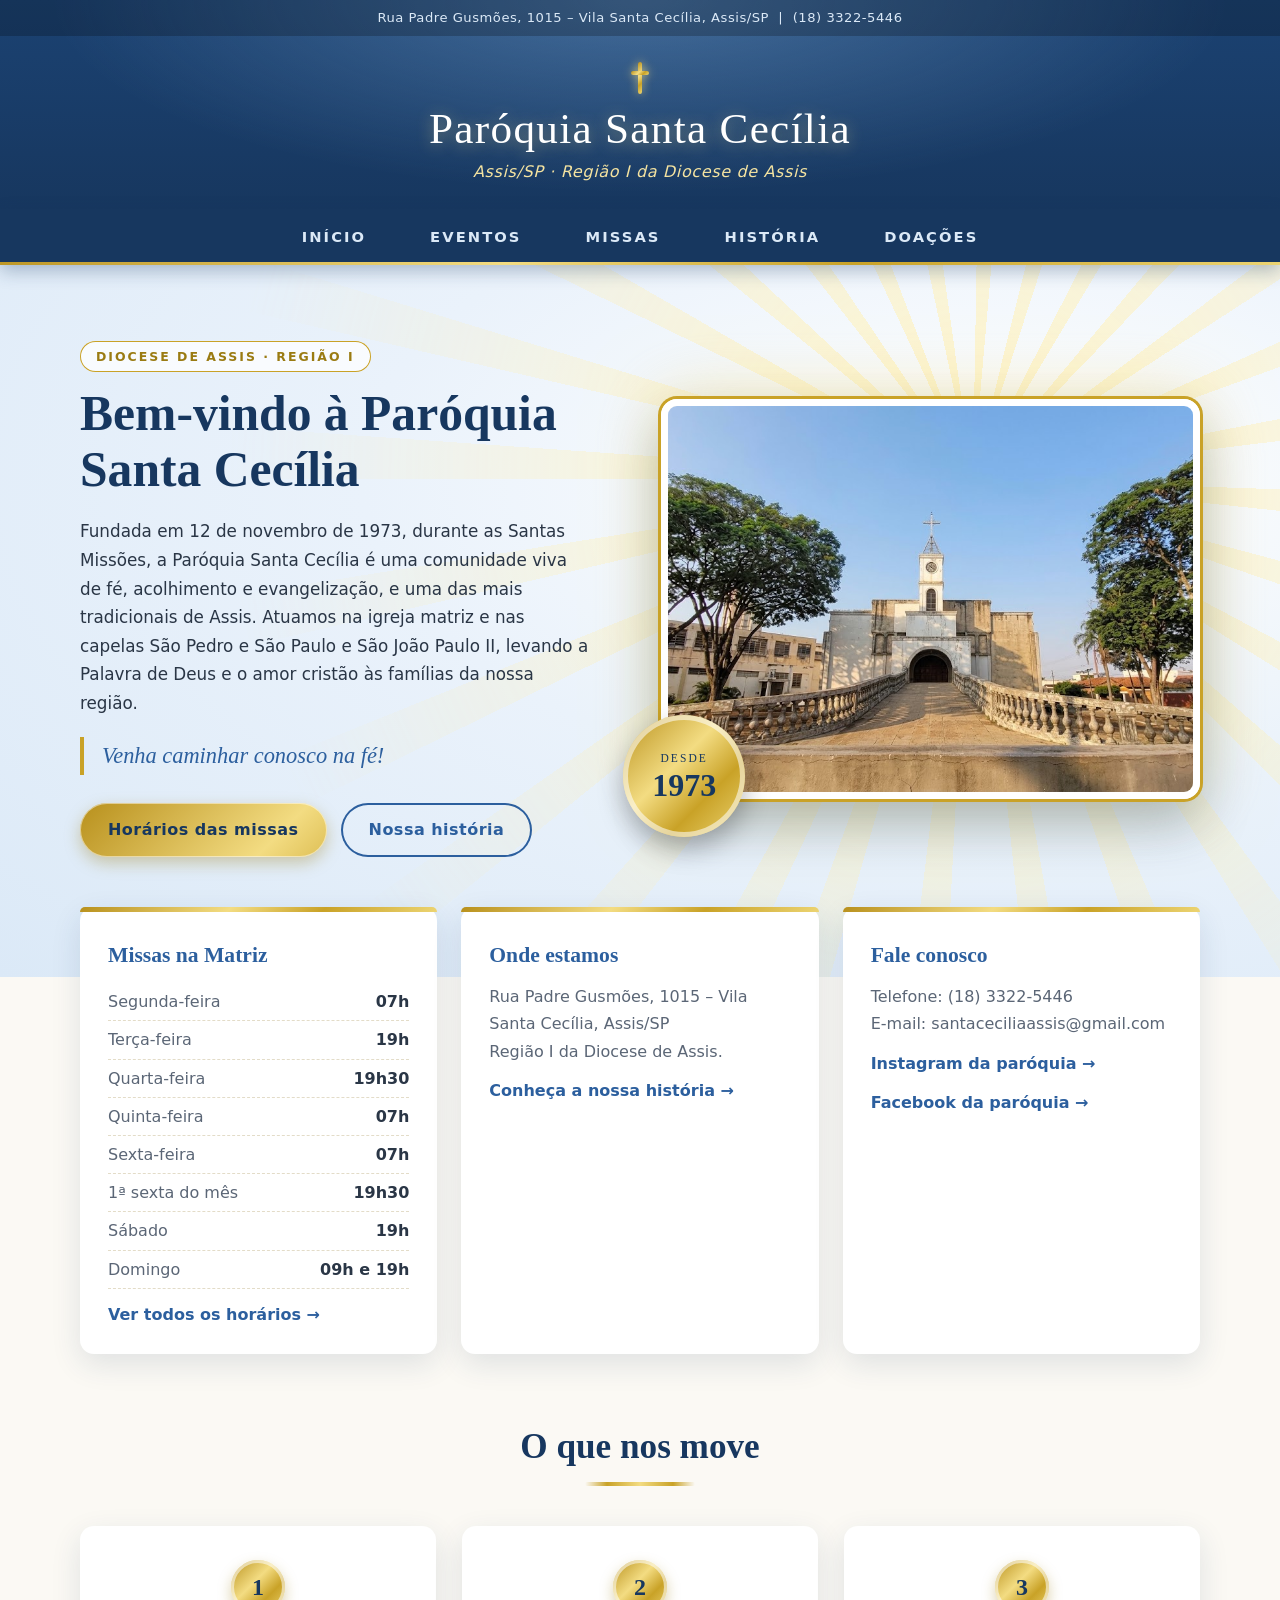
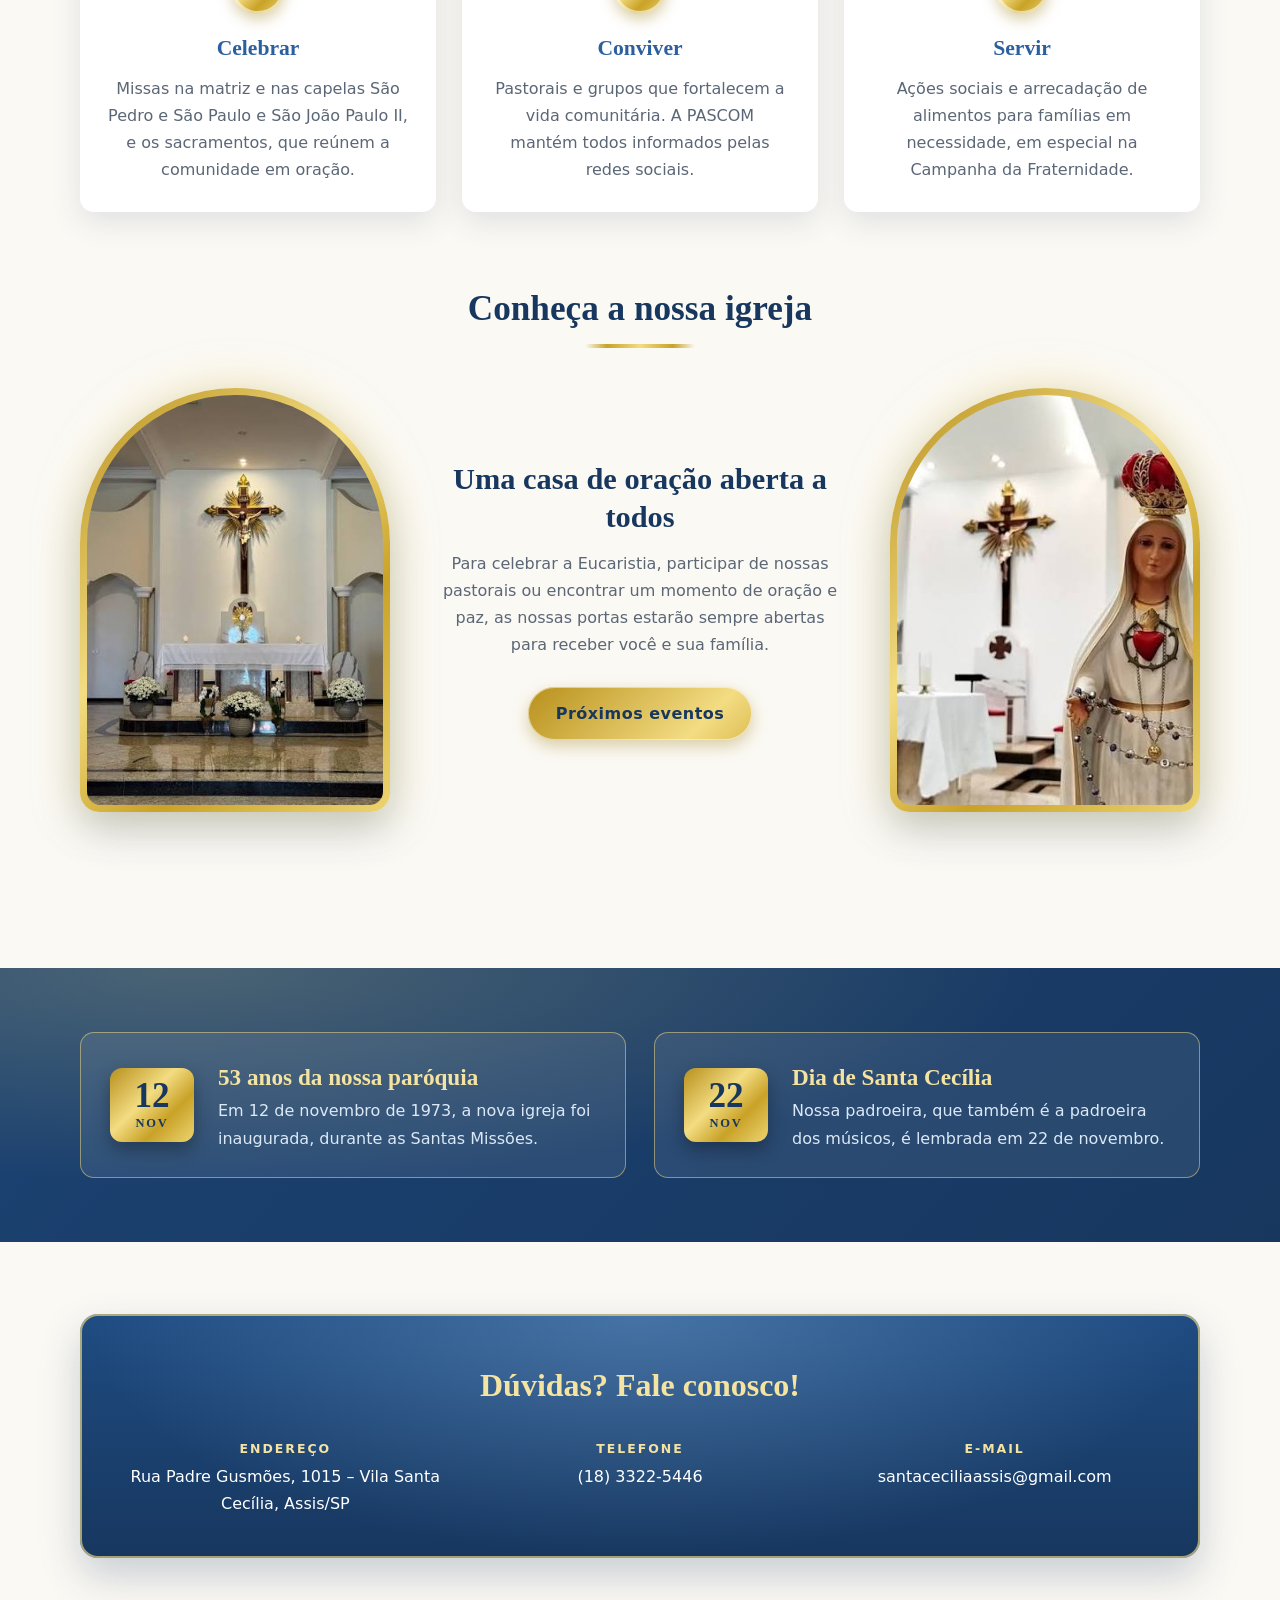
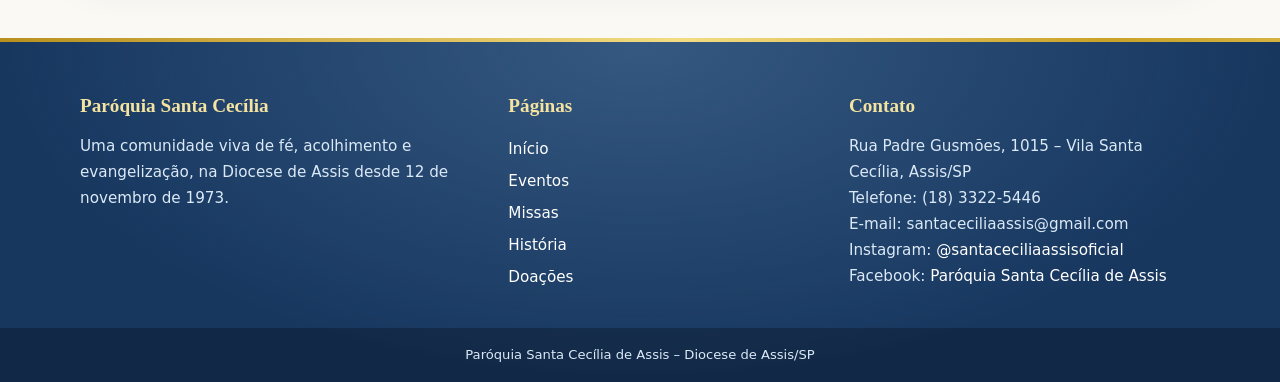
<file: index.html>
<!doctype html>
<html lang="pt-BR">
  <head>
    <meta charset="UTF-8" />
    <title>Início | Paróquia Santa Cecília de Assis</title>
    <link rel="stylesheet" href="CSS/style.css" />
  </head>
  <body>
    <header class="topo">
      <div class="faixa-info">
        Rua Padre Gusmões, 1015 &ndash; Vila Santa Cecília, Assis/SP
        &nbsp;|&nbsp; (18) 3322-5446
      </div>
      <div class="marca">
        <span class="cruz" aria-hidden="true"></span>
        <a class="nome" href="index.html">Paróquia Santa Cecília</a>
        <p class="diocese">Assis/SP &middot; Região I da Diocese de Assis</p>
      </div>
    </header>
    <nav class="barra" aria-label="Menu principal">
      <ul class="menu">
        <li><a href="index.html">Início</a></li>
        <li><a href="pages/eventos.html">Eventos</a></li>
        <li><a href="pages/missas.html">Missas</a></li>
        <li><a href="pages/historia.html">História</a></li>
        <li><a href="pages/doacoes.html">Doações</a></li>
      </ul>
    </nav>

    <section class="heroi">
      <div class="heroi-int">
        <div class="heroi-texto">
          <span class="sobretitulo">Diocese de Assis &middot; Região I</span>
          <h1>Bem-vindo à Paróquia Santa Cecília</h1>
          <p>
            Fundada em 12 de novembro de 1973, durante as Santas Missões, a
            Paróquia Santa Cecília é uma comunidade viva de fé, acolhimento e
            evangelização, e uma das mais tradicionais de Assis. Atuamos na
            igreja matriz e nas capelas São Pedro e São Paulo e São João Paulo
            II, levando a Palavra de Deus e o amor cristão às famílias da nossa
            região.
          </p>
          <p class="destaque">Venha caminhar conosco na fé!</p>
          <div class="botoes">
            <a class="botao" href="pages/missas.html">Horários das missas</a>
            <a class="botao sec" href="pages/historia.html">Nossa história</a>
          </div>
        </div>
        <div class="foto-heroi">
          <img
            src="Assets/exterior-1.jpg"
            alt="Fachada da Paróquia Santa Cecília, com a rampa de acesso à igreja"
          />
          <div class="selo"><small>Desde</small><strong>1973</strong></div>
        </div>
      </div>
    </section>

    <section class="destaques">
      <div class="cartao">
        <h3>Missas na Matriz</h3>
        <ul>
          <li><span>Segunda-feira</span><strong>07h</strong></li>
          <li><span>Terça-feira</span><strong>19h</strong></li>
          <li><span>Quarta-feira</span><strong>19h30</strong></li>
          <li><span>Quinta-feira</span><strong>07h</strong></li>
          <li><span>Sexta-feira</span><strong>07h</strong></li>
          <li><span>1ª sexta do mês</span><strong>19h30</strong></li>
          <li><span>Sábado</span><strong>19h</strong></li>
          <li><span>Domingo</span><strong>09h e 19h</strong></li>
        </ul>
        <a class="mais" href="pages/missas.html">Ver todos os horários &rarr;</a>
      </div>
      <div class="cartao">
        <h3>Onde estamos</h3>
        <p>Rua Padre Gusmões, 1015 &ndash; Vila Santa Cecília, Assis/SP</p>
        <p>Região I da Diocese de Assis.</p>
        <a class="mais" href="pages/historia.html">Conheça a nossa história &rarr;</a>
      </div>
      <div class="cartao">
        <h3>Fale conosco</h3>
        <p>Telefone: (18) 3322-5446</p>
        <p>E-mail: santaceciliaassis@gmail.com</p>
        <a
          class="mais"
          target="_blank"
          href="https://www.instagram.com/santaceciliaassisoficial/"
          >Instagram da paróquia &rarr;</a
        >
        <a
          class="mais"
          target="_blank"
          href="https://www.facebook.com/paroqstaceciliaassis/"
          >Facebook da paróquia &rarr;</a
        >
      </div>
    </section>

    <main>
      <section class="secao">
        <h2>O que nos move</h2>
        <div class="tres">
          <div class="bloco">
            <div class="medalha">1</div>
            <h3>Celebrar</h3>
            <p>
              Missas na matriz e nas capelas São Pedro e São Paulo e São João
              Paulo II, e os sacramentos, que reúnem a comunidade em oração.
            </p>
          </div>
          <div class="bloco">
            <div class="medalha">2</div>
            <h3>Conviver</h3>
            <p>
              Pastorais e grupos que fortalecem a vida comunitária. A PASCOM
              mantém todos informados pelas redes sociais.
            </p>
          </div>
          <div class="bloco">
            <div class="medalha">3</div>
            <h3>Servir</h3>
            <p>
              Ações sociais e arrecadação de alimentos para famílias em
              necessidade, em especial na Campanha da Fraternidade.
            </p>
          </div>
        </div>
      </section>

      <section class="secao">
        <h2>Conheça a nossa igreja</h2>
        <div class="galeria-arcos">
          <div class="arco">
            <img
              src="Assets/exterior-2.jpg"
              alt="Altar da igreja, com o crucifixo e flores brancas"
            />
          </div>
          <div class="galeria-texto">
            <h3>Uma casa de oração aberta a todos</h3>
            <p>
              Para celebrar a Eucaristia, participar de nossas pastorais ou
              encontrar um momento de oração e paz, as nossas portas estarão
              sempre abertas para receber você e sua família.
            </p>
            <div class="botoes">
              <a class="botao" href="pages/eventos.html">Próximos eventos</a>
            </div>
          </div>
          <div class="arco">
            <img
              class="topo-foto"
              src="Assets/interior.jpg"
              alt="Imagem de Nossa Senhora no interior da igreja"
            />
          </div>
        </div>
      </section>
    </main>

    <section class="faixa-datas">
      <div class="faixa-datas-int">
        <div class="data-destaque">
          <div class="data-selo"><strong>12</strong><span>nov</span></div>
          <div>
            <h3>53 anos da nossa paróquia</h3>
            <p>
              Em 12 de novembro de 1973, a nova igreja foi inaugurada, durante
              as Santas Missões.
            </p>
          </div>
        </div>
        <div class="data-destaque">
          <div class="data-selo"><strong>22</strong><span>nov</span></div>
          <div>
            <h3>Dia de Santa Cecília</h3>
            <p>
              Nossa padroeira, que também é a padroeira dos músicos, é lembrada
              em 22 de novembro.
            </p>
          </div>
        </div>
      </div>
    </section>

    <main>
      <section class="contato">
        <h2>Dúvidas? Fale conosco!</h2>
        <div class="contato-grade">
          <div>
            <small>Endereço</small>Rua Padre Gusmões, 1015 &ndash; Vila Santa
            Cecília, Assis/SP
          </div>
          <div><small>Telefone</small>(18) 3322-5446</div>
          <div><small>E-mail</small>santaceciliaassis@gmail.com</div>
        </div>
      </section>
    </main>
    <footer class="rodape">
      <div class="rodape-int">
        <div>
          <h4>Paróquia Santa Cecília</h4>
          <p>
            Uma comunidade viva de fé, acolhimento e evangelização, na Diocese
            de Assis desde 12 de novembro de 1973.
          </p>
        </div>
        <div>
          <h4>Páginas</h4>
          <ul>
            <li><a href="index.html">Início</a></li>
            <li><a href="pages/eventos.html">Eventos</a></li>
            <li><a href="pages/missas.html">Missas</a></li>
            <li><a href="pages/historia.html">História</a></li>
            <li><a href="pages/doacoes.html">Doações</a></li>
          </ul>
        </div>
        <div>
          <h4>Contato</h4>
          <p>Rua Padre Gusmões, 1015 &ndash; Vila Santa Cecília, Assis/SP</p>
          <p>Telefone: (18) 3322-5446</p>
          <p>E-mail: santaceciliaassis@gmail.com</p>
          <p>
            Instagram:
            <a href="https://www.instagram.com/santaceciliaassisoficial/"
              >@santaceciliaassisoficial</a
            >
          </p>
          <p>
            Facebook:
            <a href="https://www.facebook.com/paroqstaceciliaassis/" target="_blank"
              >Paróquia Santa Cecília de Assis</a
            >
          </p>
        </div>
      </div>
      <p class="direitos">
        Paróquia Santa Cecília de Assis &ndash; Diocese de Assis/SP
      </p>
    </footer>
  </body>
</html>
</file>
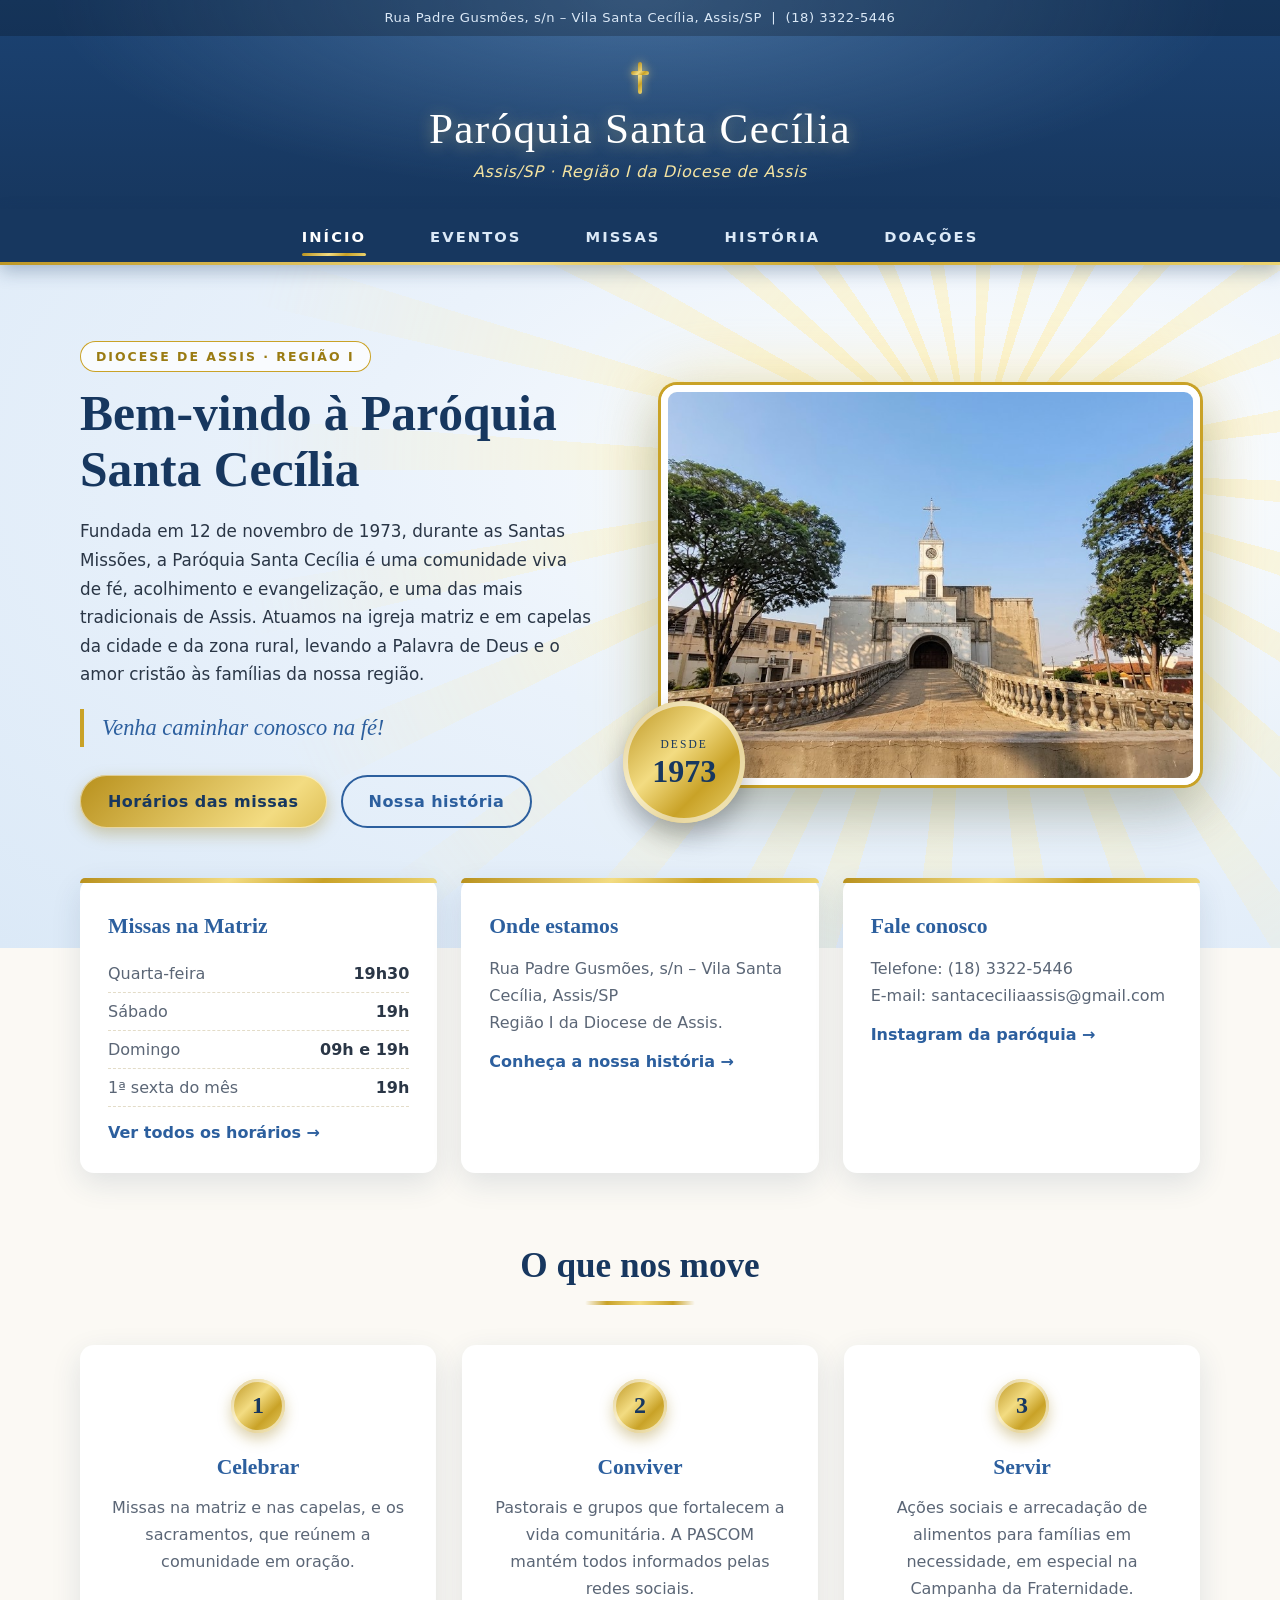
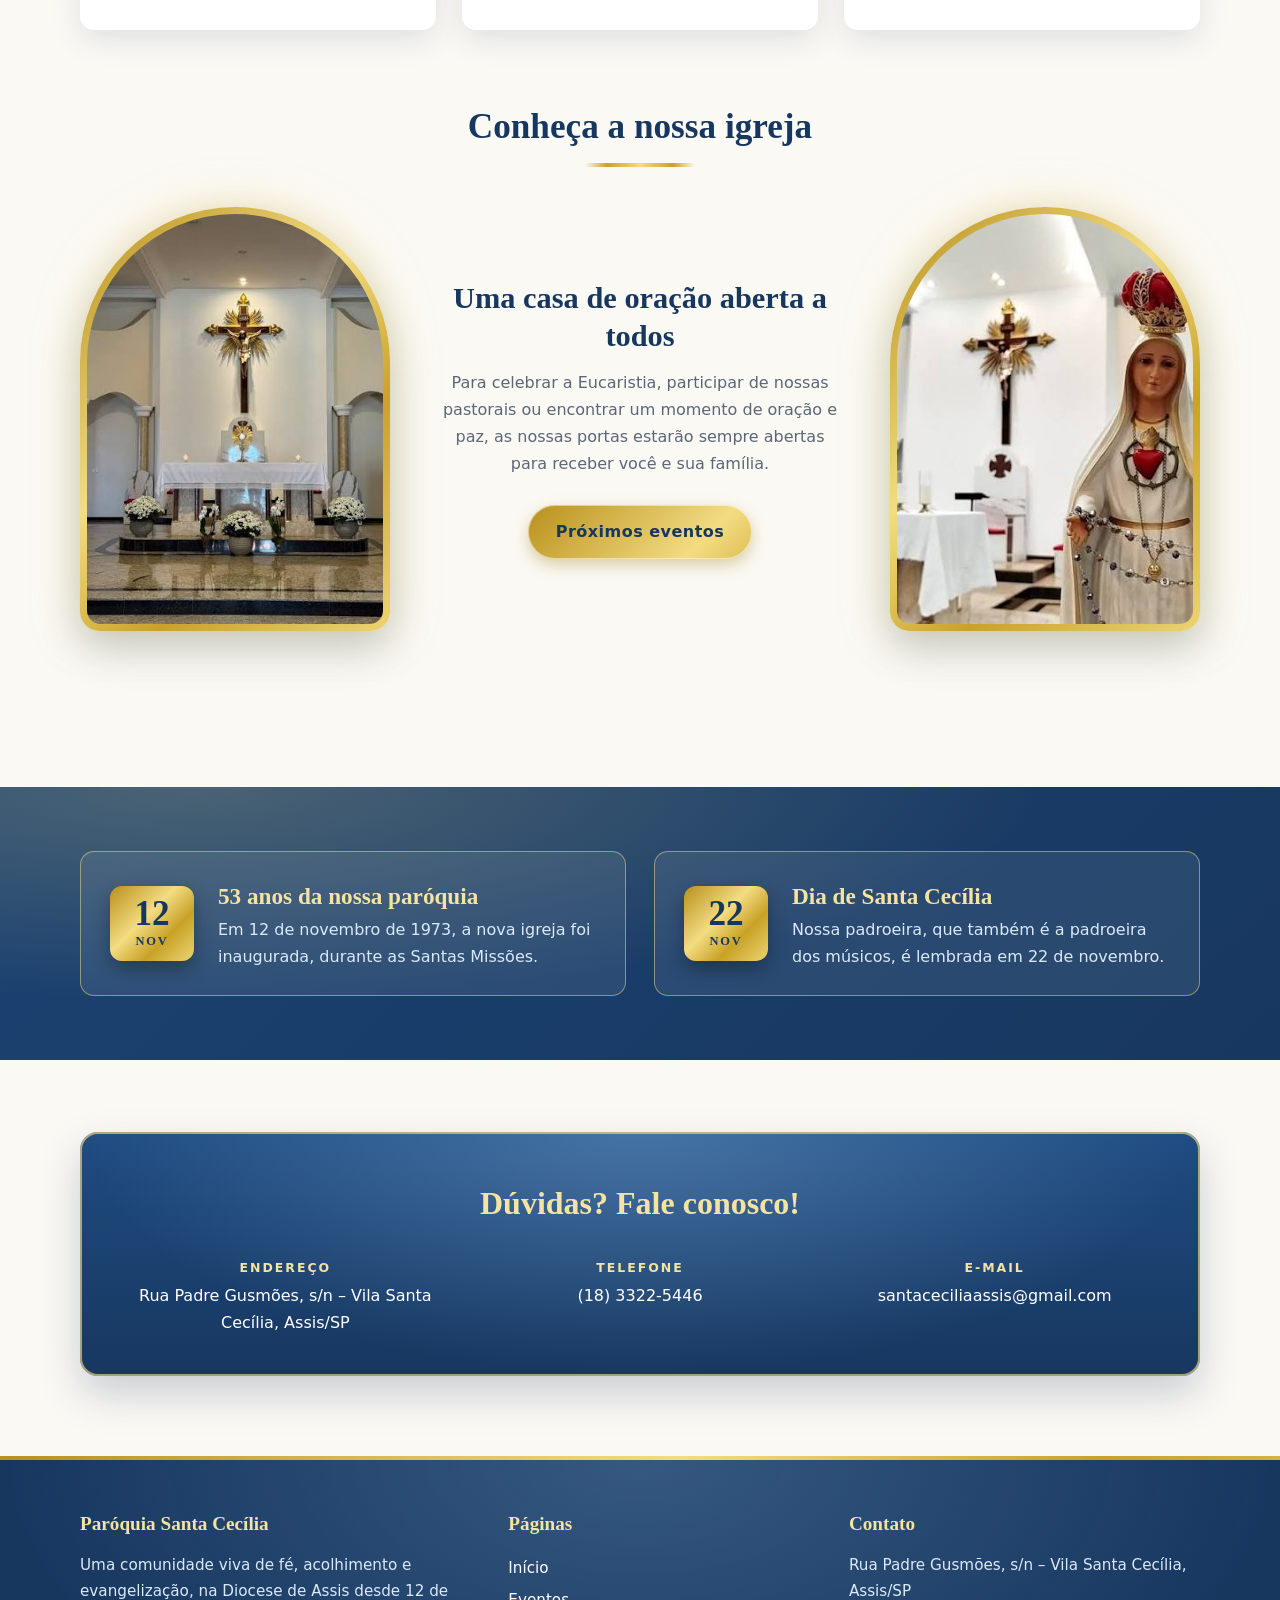
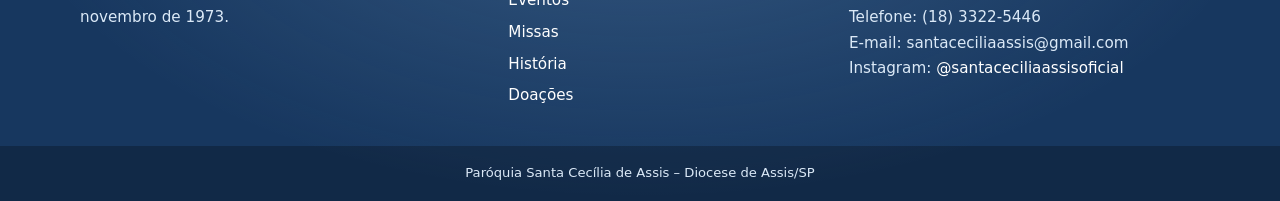
<file: HTML/index.html>
<!DOCTYPE html>
<html lang="pt-BR">
<head>
  <meta charset="UTF-8">
  <title>Início | Paróquia Santa Cecília de Assis</title>
  <link rel="stylesheet" href="../CSS/style.css">
</head>
<body>
  <header class="topo">
    <div class="faixa-info">Rua Padre Gusmões, s/n &ndash; Vila Santa Cecília, Assis/SP &nbsp;|&nbsp; (18) 3322-5446</div>
    <div class="marca">
      <span class="cruz" aria-hidden="true"></span>
      <a class="nome" href="index.html">Paróquia Santa Cecília</a>
      <p class="diocese">Assis/SP &middot; Região I da Diocese de Assis</p>
    </div>
  </header>
  <nav class="barra" aria-label="Menu principal">
    <ul class="menu">
      <li><a href="index.html" aria-current="page">Início</a></li>
      <li><a href="eventos.html">Eventos</a></li>
      <li><a href="missas.html">Missas</a></li>
      <li><a href="historia.html">História</a></li>
      <li><a href="doacoes.html">Doações</a></li>
    </ul>
  </nav>

  <section class="heroi">
    <div class="heroi-int">
      <div class="heroi-texto">
        <span class="sobretitulo">Diocese de Assis &middot; Região I</span>
        <h1>Bem-vindo à Paróquia Santa Cecília</h1>
        <p>Fundada em 12 de novembro de 1973, durante as Santas Missões, a Paróquia Santa Cecília é uma comunidade viva de fé, acolhimento e evangelização, e uma das mais tradicionais de Assis. Atuamos na igreja matriz e em capelas da cidade e da zona rural, levando a Palavra de Deus e o amor cristão às famílias da nossa região.</p>
        <p class="destaque">Venha caminhar conosco na fé!</p>
        <div class="botoes">
          <a class="botao" href="missas.html">Horários das missas</a>
          <a class="botao sec" href="historia.html">Nossa história</a>
        </div>
      </div>
      <div class="foto-heroi">
        <img src="../Assets/exterior-1.jpg" alt="Fachada da Paróquia Santa Cecília, com a rampa de acesso à igreja">
        <div class="selo"><small>Desde</small><strong>1973</strong></div>
      </div>
    </div>
  </section>

  <section class="destaques">
    <div class="cartao">
      <h3>Missas na Matriz</h3>
      <ul>
        <li><span>Quarta-feira</span><strong>19h30</strong></li>
        <li><span>Sábado</span><strong>19h</strong></li>
        <li><span>Domingo</span><strong>09h e 19h</strong></li>
        <li><span>1ª sexta do mês</span><strong>19h</strong></li>
      </ul>
      <a class="mais" href="missas.html">Ver todos os horários &rarr;</a>
    </div>
    <div class="cartao">
      <h3>Onde estamos</h3>
      <p>Rua Padre Gusmões, s/n &ndash; Vila Santa Cecília, Assis/SP</p>
      <p>Região I da Diocese de Assis.</p>
      <a class="mais" href="historia.html">Conheça a nossa história &rarr;</a>
    </div>
    <div class="cartao">
      <h3>Fale conosco</h3>
      <p>Telefone: (18) 3322-5446</p>
      <p>E-mail: santaceciliaassis@gmail.com</p>
      <a class="mais" target="_blank" href="https://www.instagram.com/santaceciliaassisoficial/">Instagram da paróquia &rarr;</a>
    </div>
  </section>

  <main>
    <section class="secao">
      <h2>O que nos move</h2>
      <div class="tres">
        <div class="bloco">
          <div class="medalha">1</div>
          <h3>Celebrar</h3>
          <p>Missas na matriz e nas capelas, e os sacramentos, que reúnem a comunidade em oração.</p>
        </div>
        <div class="bloco">
          <div class="medalha">2</div>
          <h3>Conviver</h3>
          <p>Pastorais e grupos que fortalecem a vida comunitária. A PASCOM mantém todos informados pelas redes sociais.</p>
        </div>
        <div class="bloco">
          <div class="medalha">3</div>
          <h3>Servir</h3>
          <p>Ações sociais e arrecadação de alimentos para famílias em necessidade, em especial na Campanha da Fraternidade.</p>
        </div>
      </div>
    </section>

    <section class="secao">
      <h2>Conheça a nossa igreja</h2>
      <div class="galeria-arcos">
        <div class="arco"><img src="../Assets/exterior-2.jpg" alt="Altar da igreja, com o crucifixo e flores brancas"></div>
        <div class="galeria-texto">
          <h3>Uma casa de oração aberta a todos</h3>
          <p>Para celebrar a Eucaristia, participar de nossas pastorais ou encontrar um momento de oração e paz, as nossas portas estarão sempre abertas para receber você e sua família.</p>
          <div class="botoes">
            <a class="botao" href="eventos.html">Próximos eventos</a>
          </div>
        </div>
        <div class="arco"><img class="topo-foto" src="../Assets/interior.jpg" alt="Imagem de Nossa Senhora no interior da igreja"></div>
      </div>
    </section>
  </main>

  <section class="faixa-datas">
    <div class="faixa-datas-int">
      <div class="data-destaque">
        <div class="data-selo"><strong>12</strong><span>nov</span></div>
        <div>
          <h3>53 anos da nossa paróquia</h3>
          <p>Em 12 de novembro de 1973, a nova igreja foi inaugurada, durante as Santas Missões.</p>
        </div>
      </div>
      <div class="data-destaque">
        <div class="data-selo"><strong>22</strong><span>nov</span></div>
        <div>
          <h3>Dia de Santa Cecília</h3>
          <p>Nossa padroeira, que também é a padroeira dos músicos, é lembrada em 22 de novembro.</p>
        </div>
      </div>
    </div>
  </section>

  <main>
    <section class="contato">
      <h2>Dúvidas? Fale conosco!</h2>
      <div class="contato-grade">
        <div><small>Endereço</small>Rua Padre Gusmões, s/n &ndash; Vila Santa Cecília, Assis/SP</div>
        <div><small>Telefone</small>(18) 3322-5446</div>
        <div><small>E-mail</small>santaceciliaassis@gmail.com</div>
      </div>
    </section>
  </main>
  <footer class="rodape">
    <div class="rodape-int">
      <div>
        <h4>Paróquia Santa Cecília</h4>
        <p>Uma comunidade viva de fé, acolhimento e evangelização, na Diocese de Assis desde 12 de novembro de 1973.</p>
      </div>
      <div>
        <h4>Páginas</h4>
        <ul>
          <li><a href="index.html">Início</a></li>
          <li><a href="eventos.html">Eventos</a></li>
          <li><a href="missas.html">Missas</a></li>
          <li><a href="historia.html">História</a></li>
          <li><a href="doacoes.html">Doações</a></li>
        </ul>
      </div>
      <div>
        <h4>Contato</h4>
        <p>Rua Padre Gusmões, s/n &ndash; Vila Santa Cecília, Assis/SP</p>
        <p>Telefone: (18) 3322-5446</p>
        <p>E-mail: santaceciliaassis@gmail.com</p>
        <p>Instagram: <a href="https://www.instagram.com/santaceciliaassisoficial/">@santaceciliaassisoficial</a></p>
      </div>
    </div>
    <p class="direitos">Paróquia Santa Cecília de Assis &ndash; Diocese de Assis/SP</p>
  </footer>
</body>
</html>
</file>
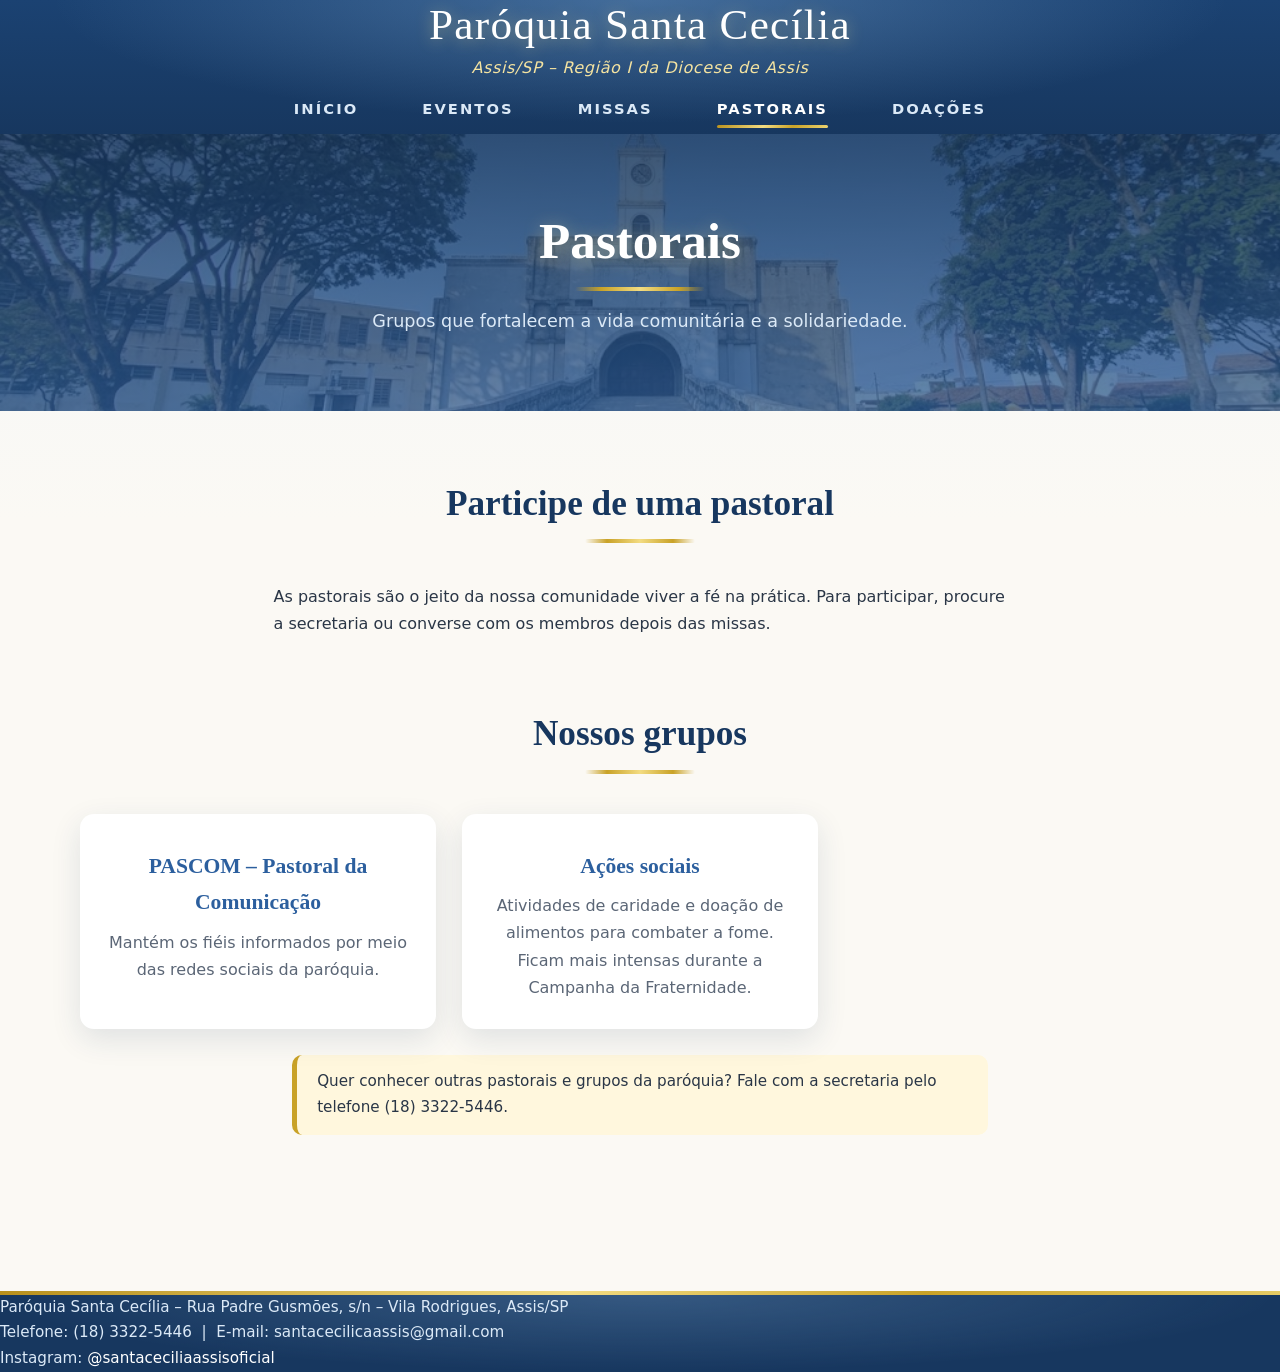
<file: HTML/pastorais.html>
<!DOCTYPE html>
<html lang="pt-BR">
<head>
  <meta charset="UTF-8">
  <title>Pastorais | Paróquia Santa Cecília de Assis</title>
  <link rel="stylesheet" href="../CSS/style.css">
</head>
<body>
  <header class="topo">
    <a class="nome" href="index.html">Paróquia Santa Cecília</a>
    <p class="diocese">Assis/SP &ndash; Região I da Diocese de Assis</p>
    <nav aria-label="Menu principal">
    <ul class="menu">
      <li><a href="index.html">Início</a></li>
      <li><a href="eventos.html">Eventos</a></li>
      <li><a href="missas.html">Missas</a></li>
      <li><a href="pastorais.html" aria-current="page">Pastorais</a></li>
      <li><a href="doacoes.html">Doações</a></li>
    </ul>
    </nav>
  </header>

  <section class="capa pequena">
    <div class="capa-texto">
      <h1>Pastorais</h1>
      <p>Grupos que fortalecem a vida comunitária e a solidariedade.</p>
    </div>
  </section>

  <main>
    <section class="secao">
      <h2>Participe de uma pastoral</h2>
      <p>As pastorais são o jeito da nossa comunidade viver a fé na prática. Para participar, procure a secretaria ou converse com os membros depois das missas.</p>
    </section>

    <section class="secao">
      <h2>Nossos grupos</h2>
      <!-- TROCAR: copie um bloco "bloco" para cada nova pastoral da paróquia. -->
      <div class="tres">
        <div class="bloco">
          <h3>PASCOM &ndash; Pastoral da Comunicação</h3>
          <p>Mantém os fiéis informados por meio das redes sociais da paróquia.</p>
        </div>
        <div class="bloco">
          <h3>Ações sociais</h3>
          <p>Atividades de caridade e doação de alimentos para combater a fome. Ficam mais intensas durante a Campanha da Fraternidade.</p>
        </div>
      </div>
      <p class="aviso">Quer conhecer outras pastorais e grupos da paróquia? Fale com a secretaria pelo telefone (18) 3322-5446.</p>
    </section>
  </main>
  <footer class="rodape">
    <p>Paróquia Santa Cecília &ndash; Rua Padre Gusmões, s/n &ndash; Vila Rodrigues, Assis/SP</p>
    <p>Telefone: (18) 3322-5446 &nbsp;|&nbsp; E-mail: santacecilicaassis@gmail.com</p>
    <p>Instagram: <a href="https://www.instagram.com/santaceciliaassisoficial/">@santaceciliaassisoficial</a></p>
  </footer>
</body>
</html>
</file>
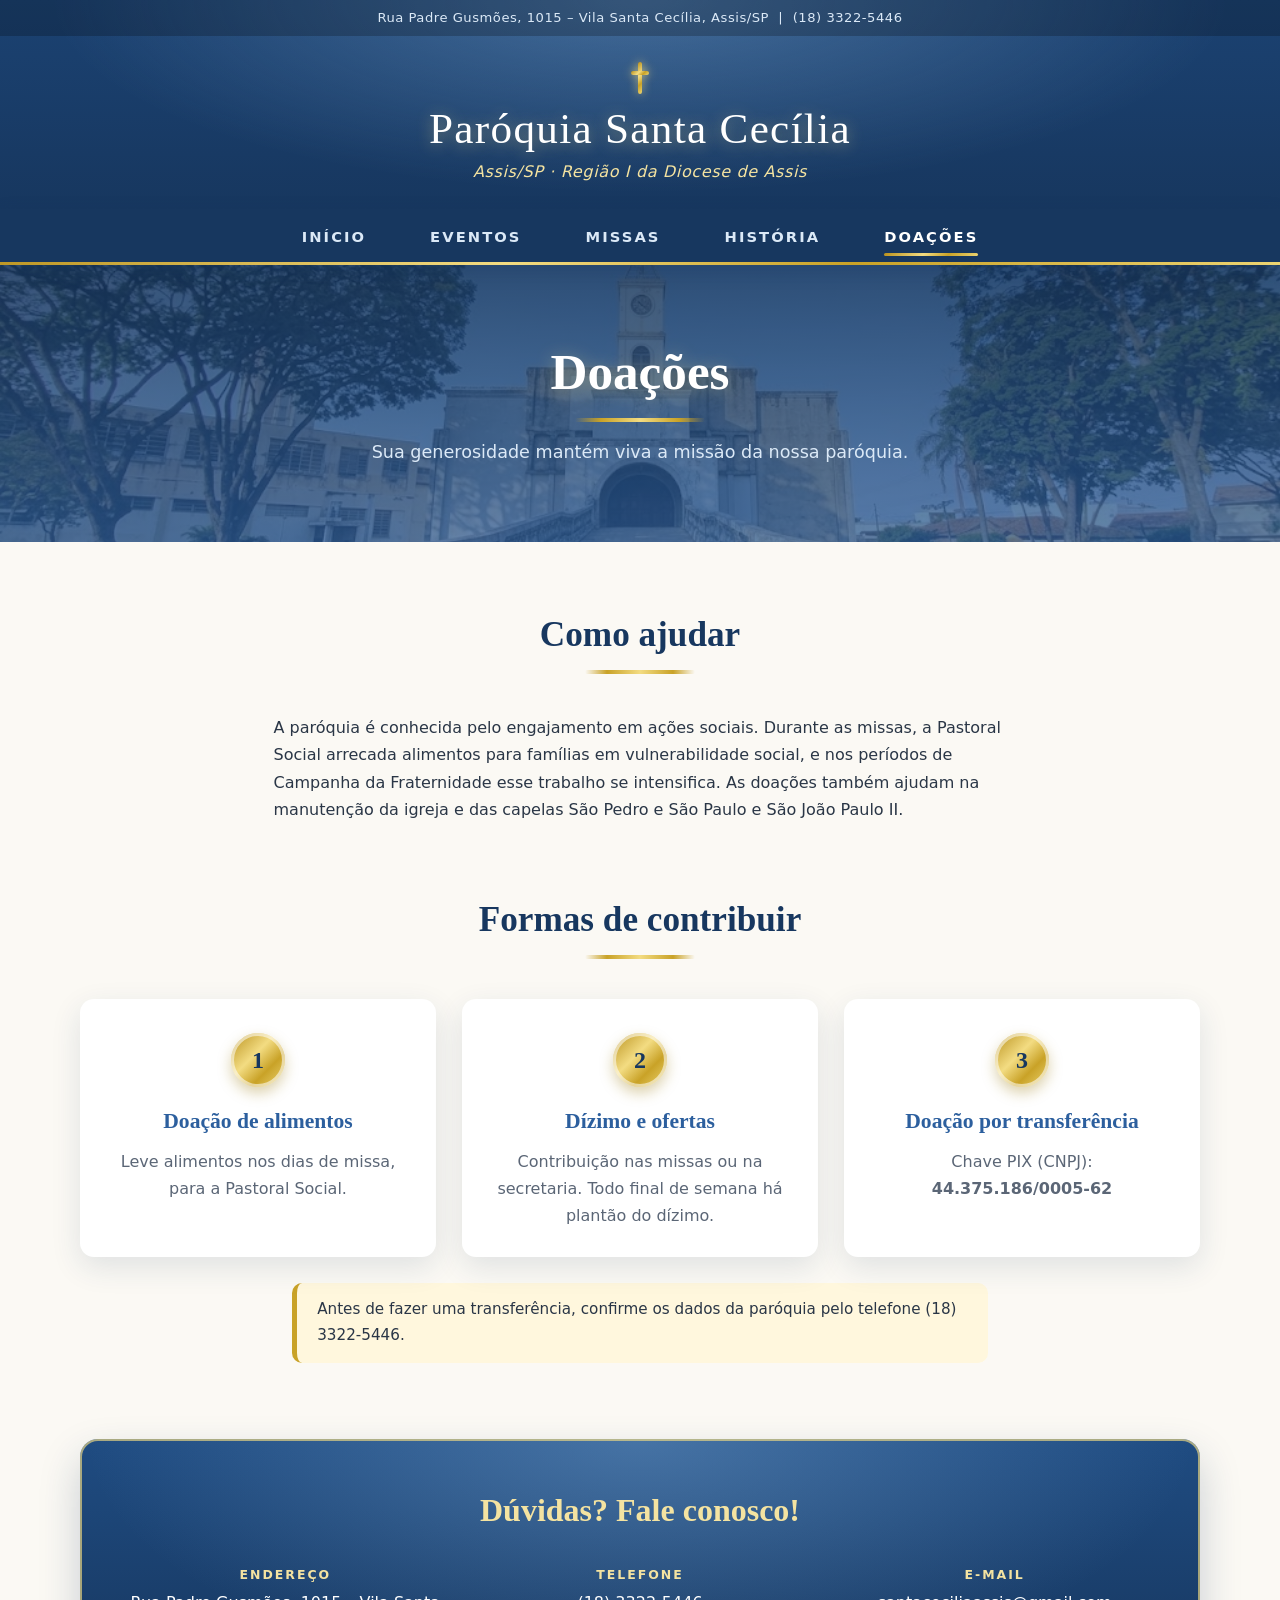
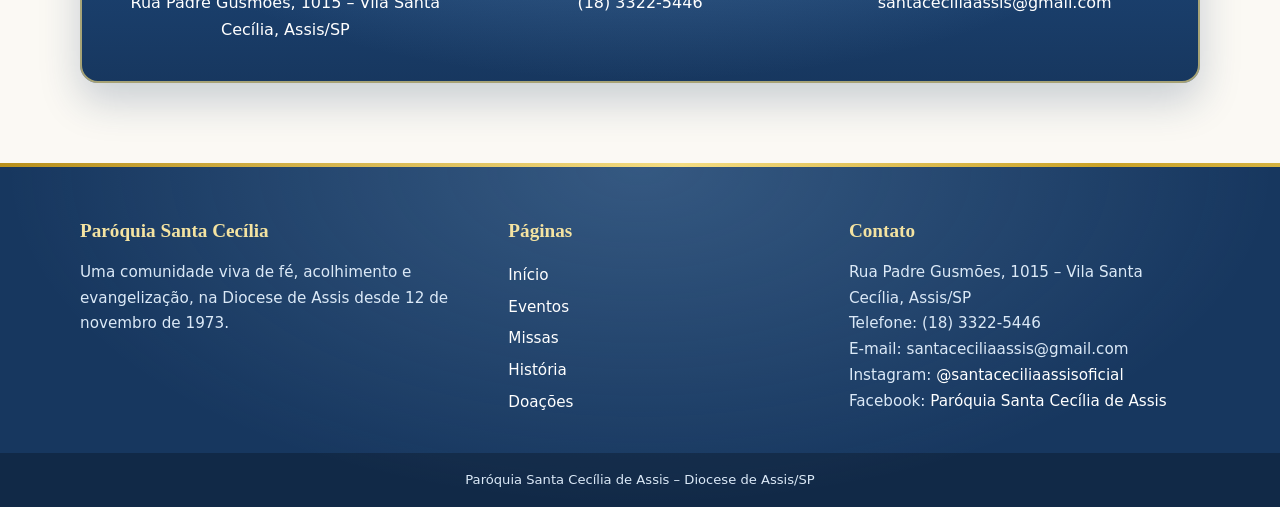
<file: pages/doacoes.html>
<!doctype html>
<html lang="pt-BR">
  <head>
    <meta charset="UTF-8" />
    <title>Doações | Paróquia Santa Cecília de Assis</title>
    <link rel="stylesheet" href="../CSS/style.css" />
  </head>
  <body>
    <header class="topo">
      <div class="faixa-info">
        Rua Padre Gusmões, 1015 &ndash; Vila Santa Cecília, Assis/SP
        &nbsp;|&nbsp; (18) 3322-5446
      </div>
      <div class="marca">
        <span class="cruz" aria-hidden="true"></span>
        <a class="nome" href="../index.html">Paróquia Santa Cecília</a>
        <p class="diocese">Assis/SP &middot; Região I da Diocese de Assis</p>
      </div>
    </header>
    <nav class="barra" aria-label="Menu principal">
      <ul class="menu">
        <li><a href="../index.html">Início</a></li>
        <li><a href="eventos.html">Eventos</a></li>
        <li><a href="missas.html">Missas</a></li>
        <li><a href="historia.html">História</a></li>
        <li><a href="doacoes.html" aria-current="page">Doações</a></li>
      </ul>
    </nav>

    <section class="capa">
      <h1>Doações</h1>
      <p>Sua generosidade mantém viva a missão da nossa paróquia.</p>
    </section>

    <main>
      <section class="secao">
        <h2>Como ajudar</h2>
        <p>
          A paróquia é conhecida pelo engajamento em ações sociais. Durante as
          missas, a Pastoral Social arrecada alimentos para famílias em
          vulnerabilidade social, e nos períodos de Campanha da Fraternidade
          esse trabalho se intensifica. As doações também ajudam na manutenção
          da igreja e das capelas São Pedro e São Paulo e São João Paulo II.
        </p>
      </section>

      <section class="secao">
        <h2>Formas de contribuir</h2>
        <div class="tres">
          <div class="bloco">
            <div class="medalha">1</div>
            <h3>Doação de alimentos</h3>
            <p>Leve alimentos nos dias de missa, para a Pastoral Social.</p>
          </div>
          <div class="bloco">
            <div class="medalha">2</div>
            <h3>Dízimo e ofertas</h3>
            <p>
              Contribuição nas missas ou na secretaria. Todo final de semana há
              plantão do dízimo.
            </p>
          </div>
          <div class="bloco">
            <div class="medalha">3</div>
            <h3>Doação por transferência</h3>
            <p>Chave PIX (CNPJ): <strong>44.375.186/0005-62</strong></p>
          </div>
        </div>
        <p class="aviso">
          Antes de fazer uma transferência, confirme os dados da paróquia pelo
          telefone (18) 3322-5446.
        </p>
      </section>

      <section class="contato">
        <h2>Dúvidas? Fale conosco!</h2>
        <div class="contato-grade">
          <div>
            <small>Endereço</small>Rua Padre Gusmões, 1015 &ndash; Vila Santa
            Cecília, Assis/SP
          </div>
          <div><small>Telefone</small>(18) 3322-5446</div>
          <div><small>E-mail</small>santaceciliaassis@gmail.com</div>
        </div>
      </section>
    </main>
    <footer class="rodape">
      <div class="rodape-int">
        <div>
          <h4>Paróquia Santa Cecília</h4>
          <p>
            Uma comunidade viva de fé, acolhimento e evangelização, na Diocese
            de Assis desde 12 de novembro de 1973.
          </p>
        </div>
        <div>
          <h4>Páginas</h4>
          <ul>
            <li><a href="../index.html">Início</a></li>
            <li><a href="eventos.html">Eventos</a></li>
            <li><a href="missas.html">Missas</a></li>
            <li><a href="historia.html">História</a></li>
            <li><a href="doacoes.html">Doações</a></li>
          </ul>
        </div>
        <div>
          <h4>Contato</h4>
          <p>Rua Padre Gusmões, 1015 &ndash; Vila Santa Cecília, Assis/SP</p>
          <p>Telefone: (18) 3322-5446</p>
          <p>E-mail: santaceciliaassis@gmail.com</p>
          <p>
            Instagram:
            <a href="https://www.instagram.com/santaceciliaassisoficial/"
              >@santaceciliaassisoficial</a
            >
          </p>
          <p>
            Facebook:
            <a href="https://www.facebook.com/paroqstaceciliaassis/" target="_blank"
              >Paróquia Santa Cecília de Assis</a
            >
          </p>
        </div>
      </div>
      <p class="direitos">
        Paróquia Santa Cecília de Assis &ndash; Diocese de Assis/SP
      </p>
    </footer>
  </body>
</html>
</file>
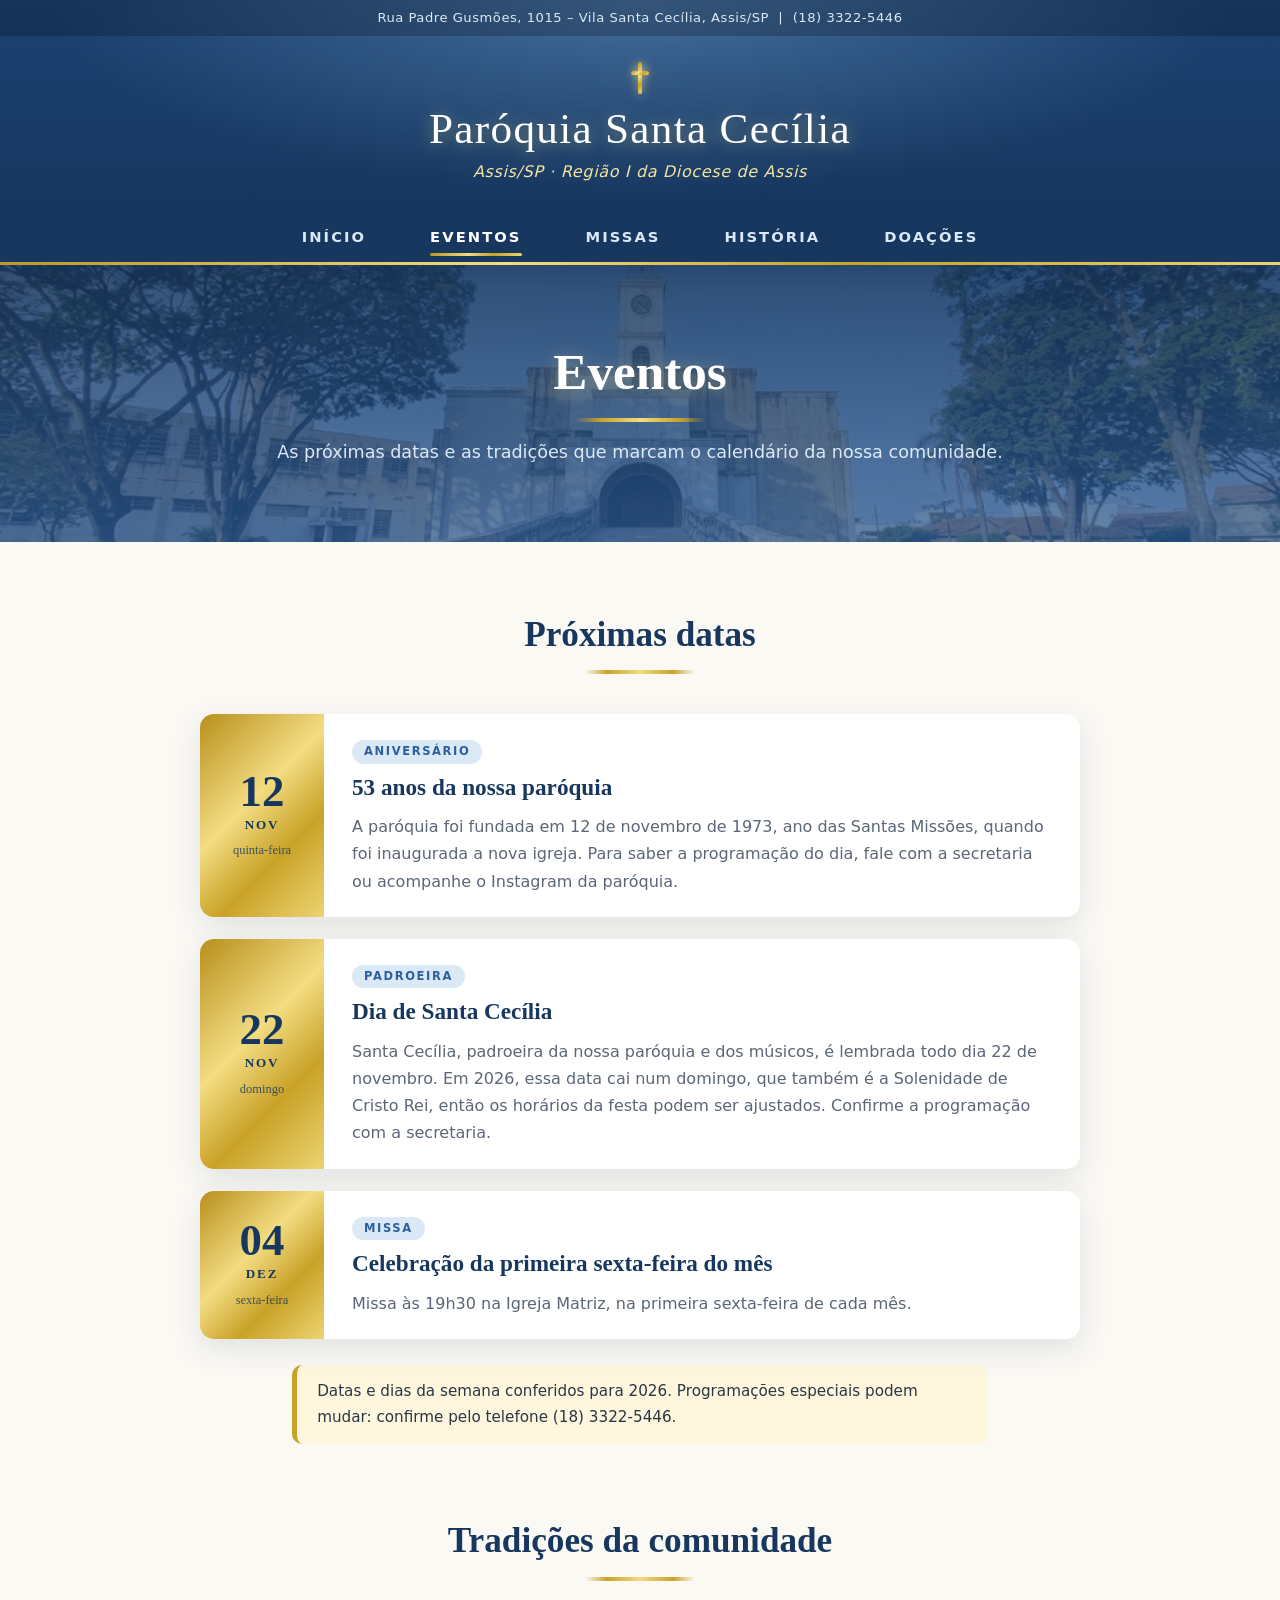
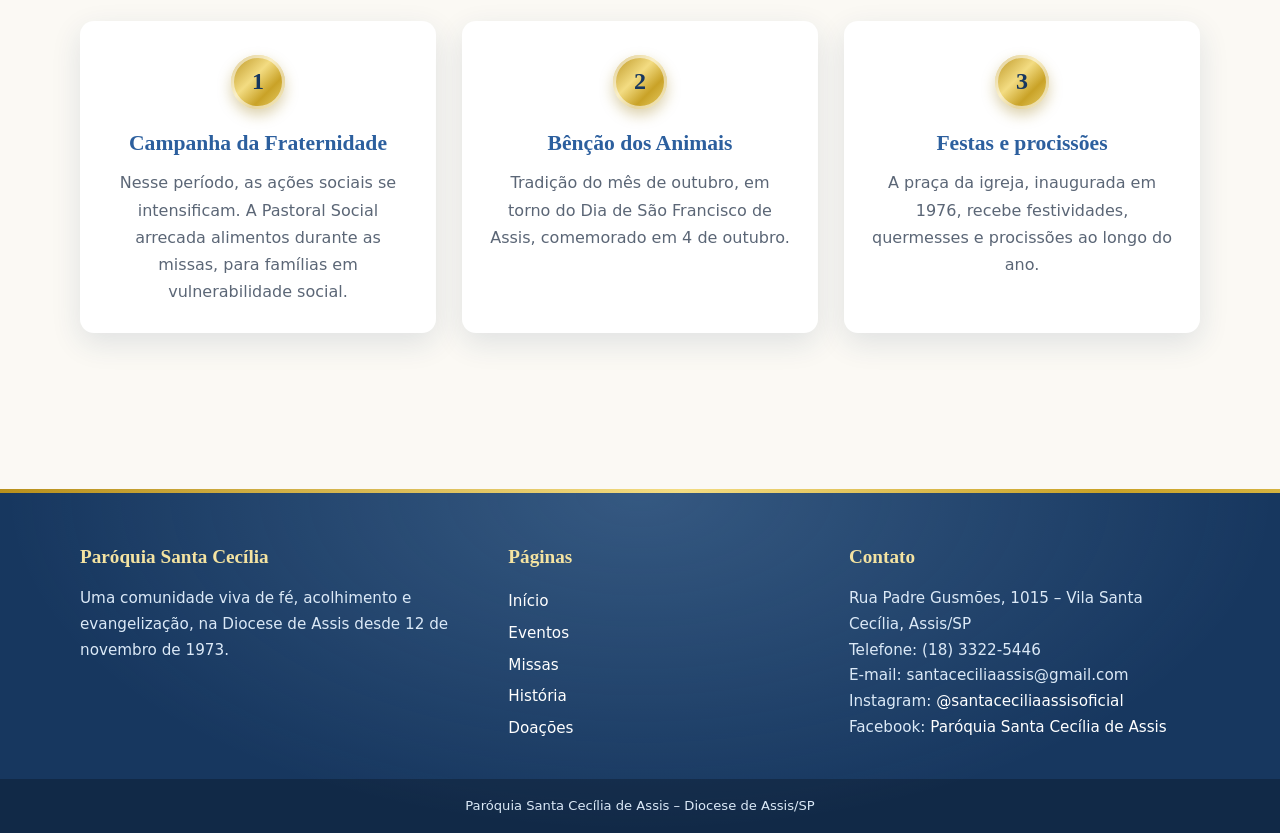
<file: pages/eventos.html>
<!doctype html>
<html lang="pt-BR">
  <head>
    <meta charset="UTF-8" />
    <title>Eventos | Paróquia Santa Cecília de Assis</title>
    <link rel="stylesheet" href="../CSS/style.css" />
  </head>
  <body>
    <header class="topo">
      <div class="faixa-info">
        Rua Padre Gusmões, 1015 &ndash; Vila Santa Cecília, Assis/SP
        &nbsp;|&nbsp; (18) 3322-5446
      </div>
      <div class="marca">
        <span class="cruz" aria-hidden="true"></span>
        <a class="nome" href="../index.html">Paróquia Santa Cecília</a>
        <p class="diocese">Assis/SP &middot; Região I da Diocese de Assis</p>
      </div>
    </header>
    <nav class="barra" aria-label="Menu principal">
      <ul class="menu">
        <li><a href="../index.html">Início</a></li>
        <li><a href="eventos.html" aria-current="page">Eventos</a></li>
        <li><a href="missas.html">Missas</a></li>
        <li><a href="historia.html">História</a></li>
        <li><a href="doacoes.html">Doações</a></li>
      </ul>
    </nav>

    <section class="capa">
      <h1>Eventos</h1>
      <p>
        As próximas datas e as tradições que marcam o calendário da nossa
        comunidade.
      </p>
    </section>

    <main>
      <section class="secao">
        <h2>Próximas datas</h2>
        <div class="agenda">
          <article class="evento">
            <div class="data">
              <strong>12</strong><span>nov</span><em>quinta-feira</em>
            </div>
            <div class="conteudo">
              <span class="etiqueta">Aniversário</span>
              <h3>53 anos da nossa paróquia</h3>
              <p>
                A paróquia foi fundada em 12 de novembro de 1973, ano das Santas
                Missões, quando foi inaugurada a nova igreja. Para saber a
                programação do dia, fale com a secretaria ou acompanhe o
                Instagram da paróquia.
              </p>
            </div>
          </article>
          <article class="evento">
            <div class="data">
              <strong>22</strong><span>nov</span><em>domingo</em>
            </div>
            <div class="conteudo">
              <span class="etiqueta">Padroeira</span>
              <h3>Dia de Santa Cecília</h3>
              <p>
                Santa Cecília, padroeira da nossa paróquia e dos músicos, é
                lembrada todo dia 22 de novembro. Em 2026, essa data cai num
                domingo, que também é a Solenidade de Cristo Rei, então os
                horários da festa podem ser ajustados. Confirme a programação
                com a secretaria.
              </p>
            </div>
          </article>
          <article class="evento">
            <div class="data">
              <strong>04</strong><span>dez</span><em>sexta-feira</em>
            </div>
            <div class="conteudo">
              <span class="etiqueta">Missa</span>
              <h3>Celebração da primeira sexta-feira do mês</h3>
              <p>
                Missa às 19h30 na Igreja Matriz, na primeira sexta-feira de cada
                mês.
              </p>
            </div>
          </article>
        </div>
        <p class="aviso">
          Datas e dias da semana conferidos para 2026. Programações especiais
          podem mudar: confirme pelo telefone (18) 3322-5446.
        </p>
      </section>

      <section class="secao">
        <h2>Tradições da comunidade</h2>
        <div class="tres">
          <div class="bloco">
            <div class="medalha">1</div>
            <h3>Campanha da Fraternidade</h3>
            <p>
              Nesse período, as ações sociais se intensificam. A Pastoral Social
              arrecada alimentos durante as missas, para famílias em
              vulnerabilidade social.
            </p>
          </div>
          <div class="bloco">
            <div class="medalha">2</div>
            <h3>Bênção dos Animais</h3>
            <p>
              Tradição do mês de outubro, em torno do Dia de São Francisco de
              Assis, comemorado em 4 de outubro.
            </p>
          </div>
          <div class="bloco">
            <div class="medalha">3</div>
            <h3>Festas e procissões</h3>
            <p>
              A praça da igreja, inaugurada em 1976, recebe festividades,
              quermesses e procissões ao longo do ano.
            </p>
          </div>
        </div>
      </section>
    </main>
    <footer class="rodape">
      <div class="rodape-int">
        <div>
          <h4>Paróquia Santa Cecília</h4>
          <p>
            Uma comunidade viva de fé, acolhimento e evangelização, na Diocese
            de Assis desde 12 de novembro de 1973.
          </p>
        </div>
        <div>
          <h4>Páginas</h4>
          <ul>
            <li><a href="../index.html">Início</a></li>
            <li><a href="eventos.html">Eventos</a></li>
            <li><a href="missas.html">Missas</a></li>
            <li><a href="historia.html">História</a></li>
            <li><a href="doacoes.html">Doações</a></li>
          </ul>
        </div>
        <div>
          <h4>Contato</h4>
          <p>Rua Padre Gusmões, 1015 &ndash; Vila Santa Cecília, Assis/SP</p>
          <p>Telefone: (18) 3322-5446</p>
          <p>E-mail: santaceciliaassis@gmail.com</p>
          <p>
            Instagram:
            <a href="https://www.instagram.com/santaceciliaassisoficial/"
              >@santaceciliaassisoficial</a
            >
          </p>
          <p>
            Facebook:
            <a href="https://www.facebook.com/paroqstaceciliaassis/" target="_blank"
              >Paróquia Santa Cecília de Assis</a
            >
          </p>
        </div>
      </div>
      <p class="direitos">
        Paróquia Santa Cecília de Assis &ndash; Diocese de Assis/SP
      </p>
    </footer>
  </body>
</html>
</file>
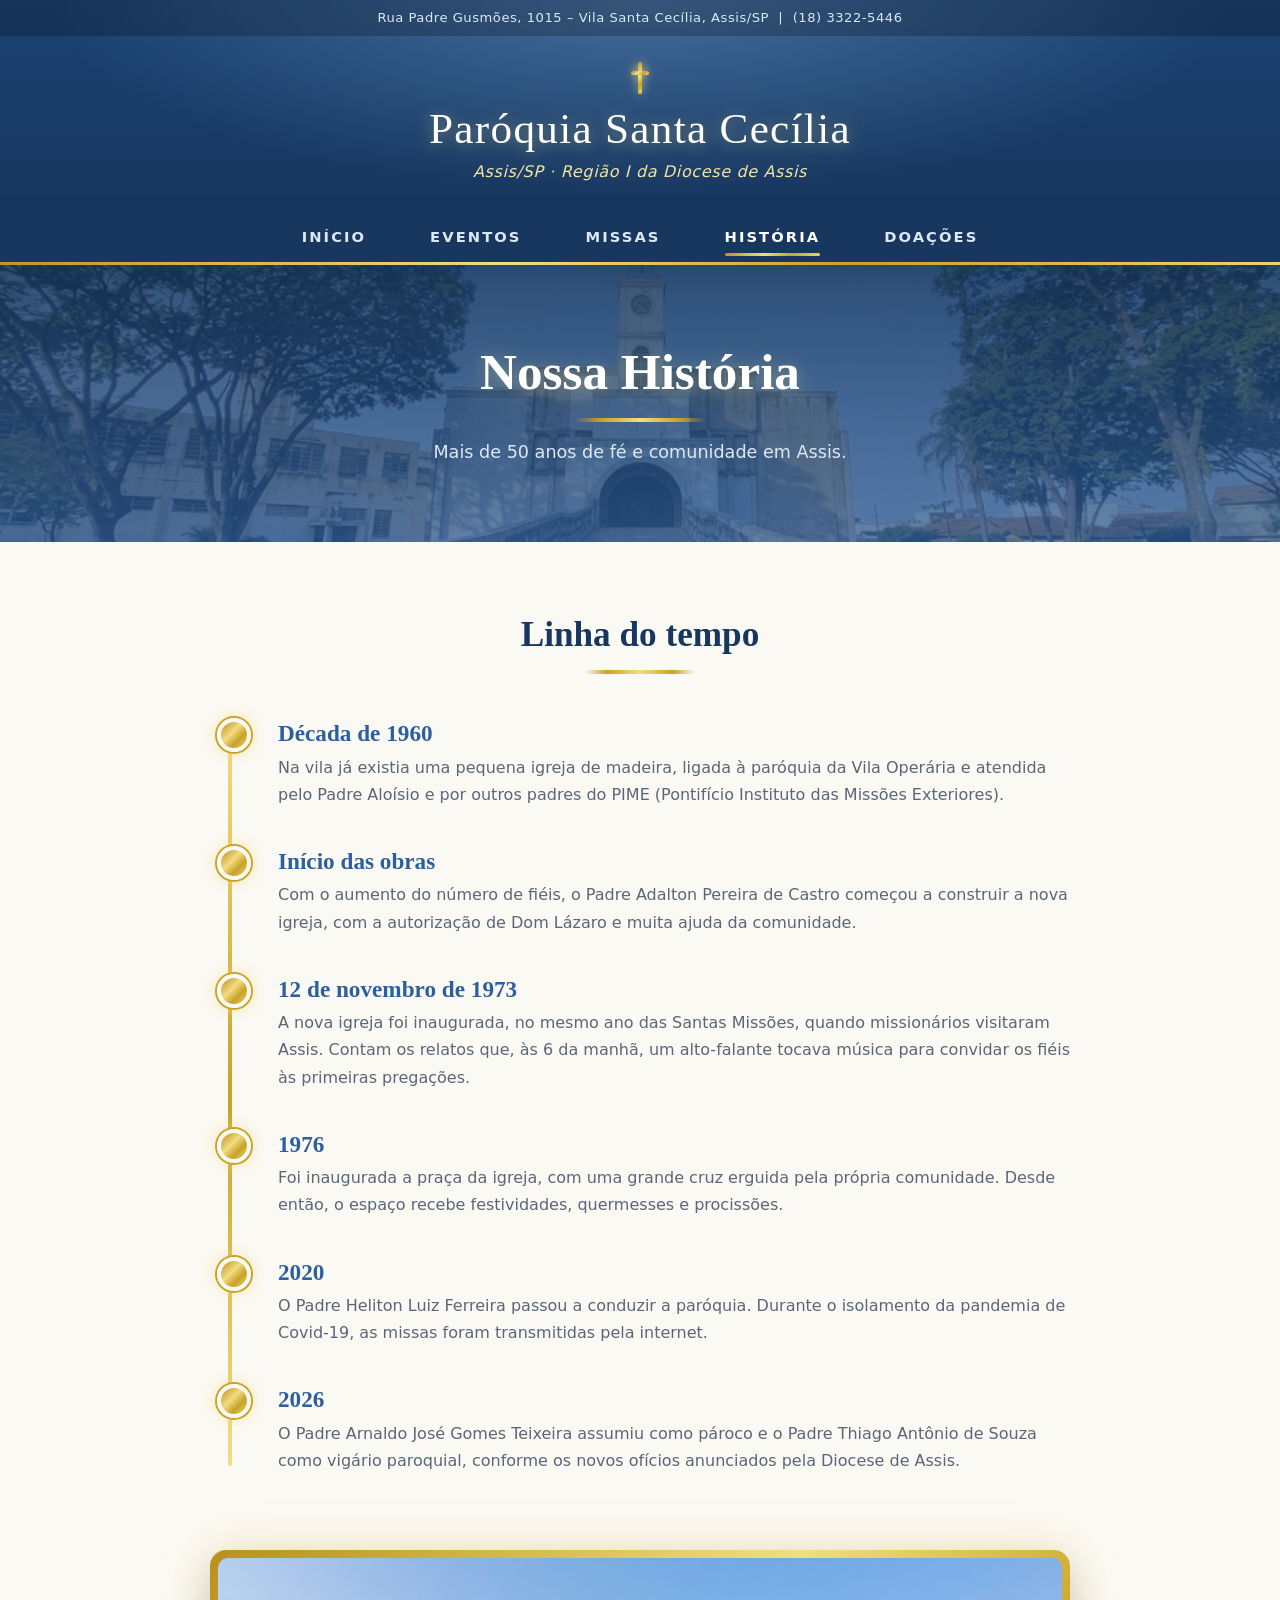
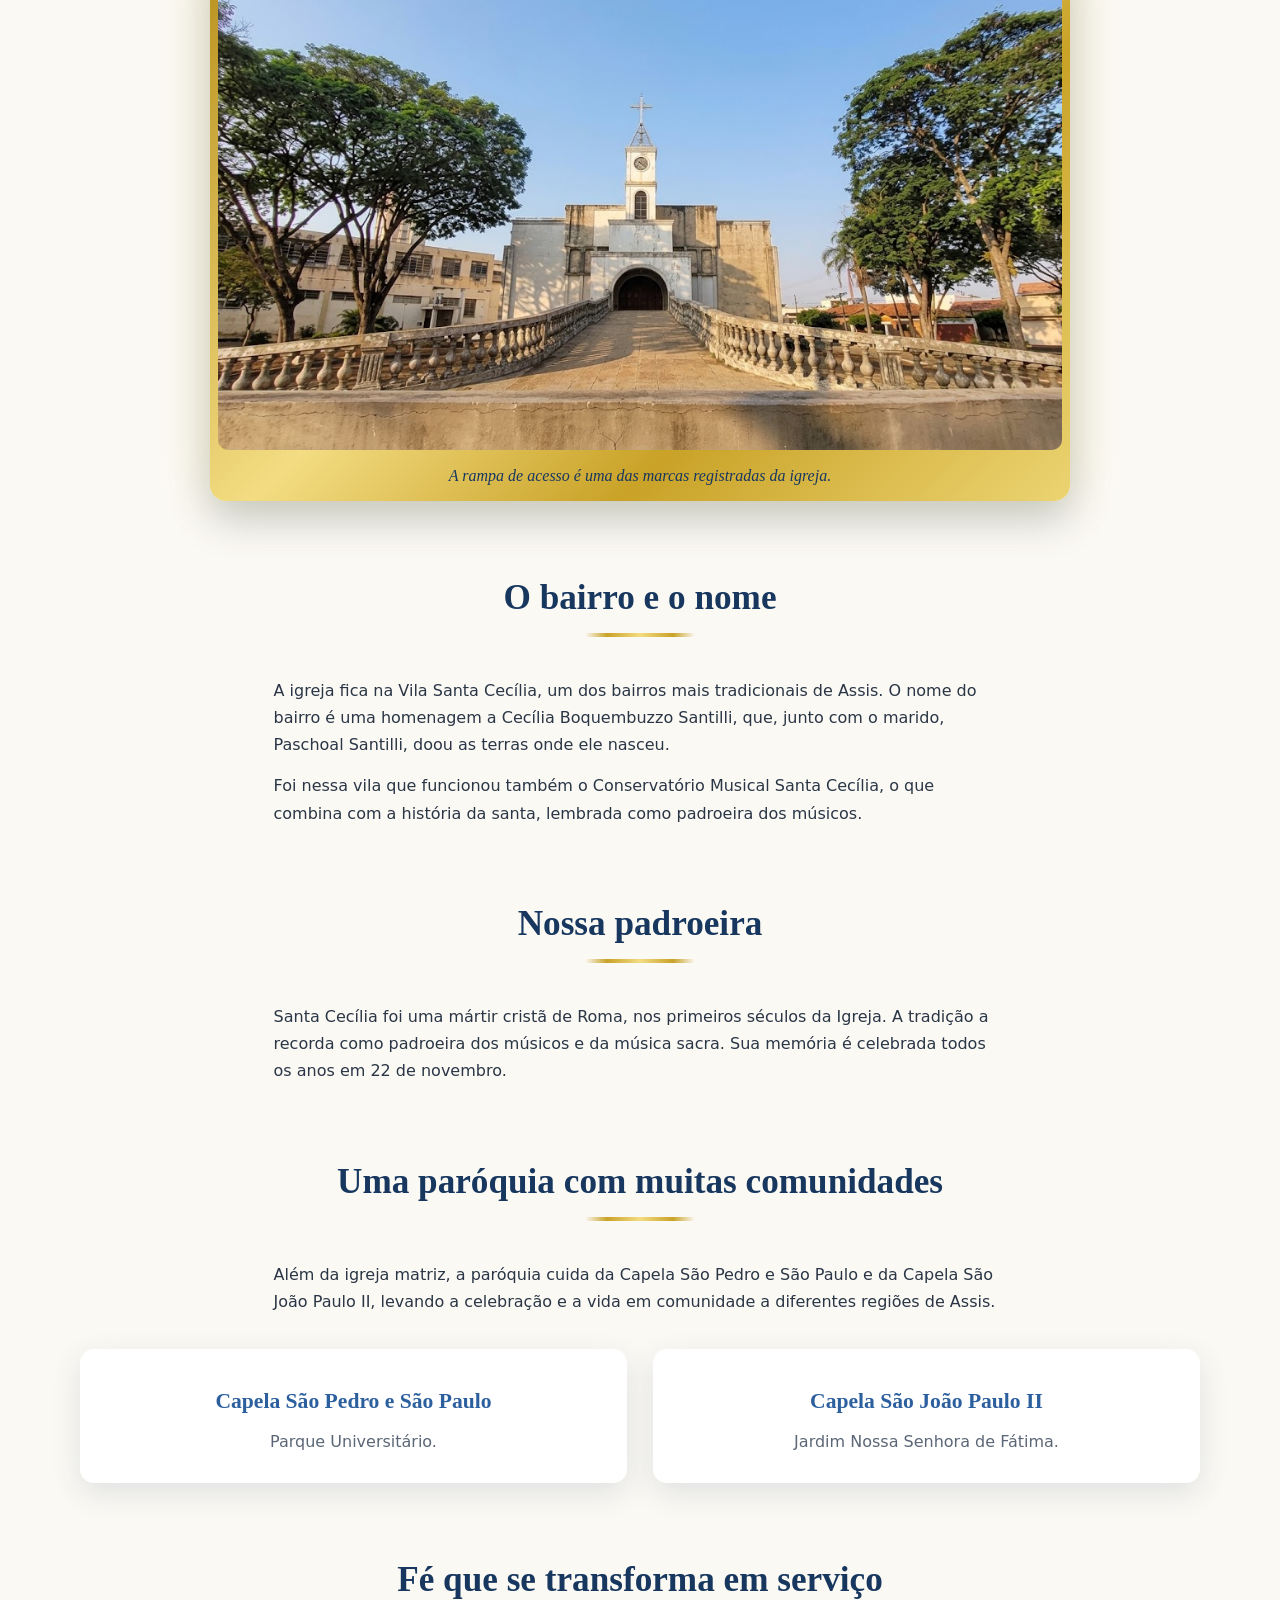
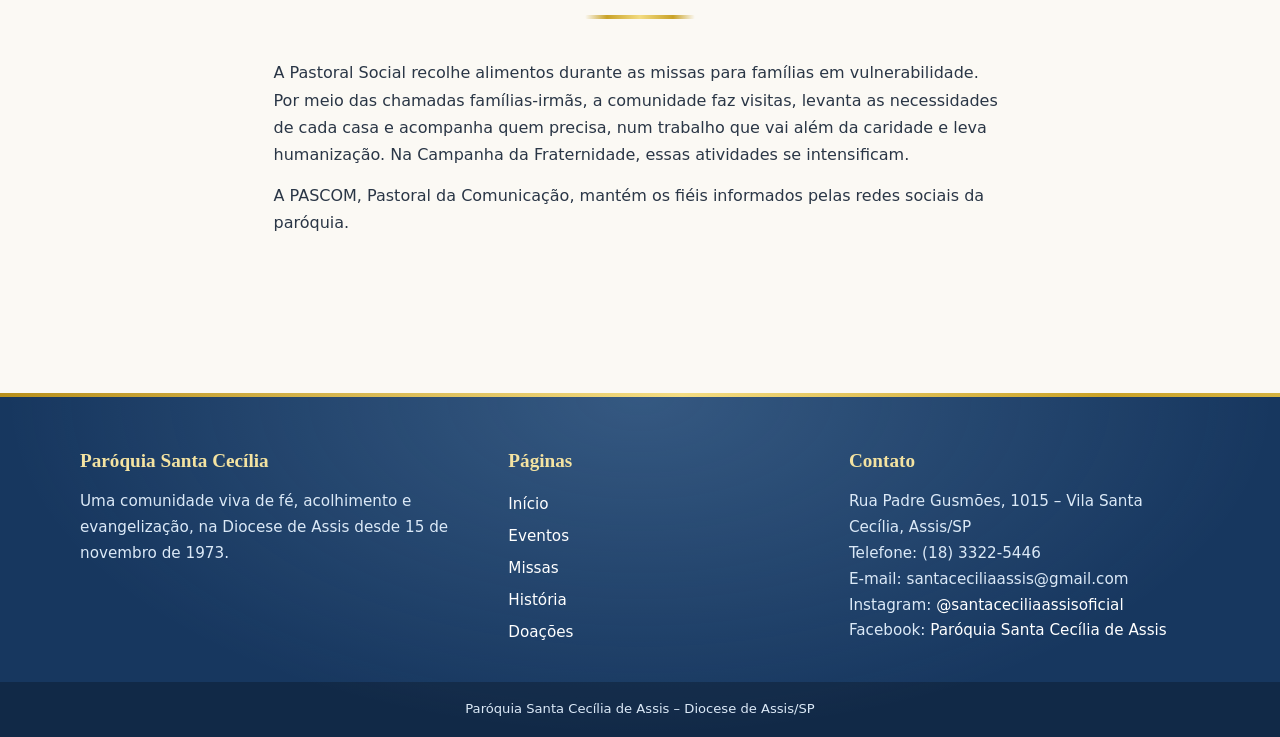
<file: pages/historia.html>
<!doctype html>
<html lang="pt-BR">
  <head>
    <meta charset="UTF-8" />
    <title>História | Paróquia Santa Cecília de Assis</title>
    <link rel="stylesheet" href="../CSS/style.css" />
  </head>
  <body>
    <header class="topo">
      <div class="faixa-info">
        Rua Padre Gusmões, 1015 &ndash; Vila Santa Cecília, Assis/SP
        &nbsp;|&nbsp; (18) 3322-5446
      </div>
      <div class="marca">
        <span class="cruz" aria-hidden="true"></span>
        <a class="nome" href="../index.html">Paróquia Santa Cecília</a>
        <p class="diocese">Assis/SP &middot; Região I da Diocese de Assis</p>
      </div>
    </header>
    <nav class="barra" aria-label="Menu principal">
      <ul class="menu">
        <li><a href="../index.html">Início</a></li>
        <li><a href="eventos.html">Eventos</a></li>
        <li><a href="missas.html">Missas</a></li>
        <li><a href="historia.html" aria-current="page">História</a></li>
        <li><a href="doacoes.html">Doações</a></li>
      </ul>
    </nav>

    <section class="capa">
      <h1>Nossa História</h1>
      <p>Mais de 50 anos de fé e comunidade em Assis.</p>
    </section>

    <main>
      <section class="secao">
        <h2>Linha do tempo</h2>
        <ol class="linha-tempo">
          <li>
            <strong>Década de 1960</strong>
            <p>
              Na vila já existia uma pequena igreja de madeira, ligada à
              paróquia da Vila Operária e atendida pelo Padre Aloísio e por
              outros padres do PIME (Pontifício Instituto das Missões
              Exteriores).
            </p>
          </li>
          <li>
            <strong>Início das obras</strong>
            <p>
              Com o aumento do número de fiéis, o Padre Adalton Pereira de
              Castro começou a construir a nova igreja, com a autorização de Dom
              Lázaro e muita ajuda da comunidade.
            </p>
          </li>
          <li>
            <strong>12 de novembro de 1973</strong>
            <p>
              A nova igreja foi inaugurada, no mesmo ano das Santas Missões,
              quando missionários visitaram Assis. Contam os relatos que, às 6
              da manhã, um alto-falante tocava música para convidar os fiéis às
              primeiras pregações.
            </p>
          </li>
          <li>
            <strong>1976</strong>
            <p>
              Foi inaugurada a praça da igreja, com uma grande cruz erguida pela
              própria comunidade. Desde então, o espaço recebe festividades,
              quermesses e procissões.
            </p>
          </li>
          <li>
            <strong>2020</strong>
            <p>
              O Padre Heliton Luiz Ferreira passou a conduzir a paróquia.
              Durante o isolamento da pandemia de Covid-19, as missas foram
              transmitidas pela internet.
            </p>
          </li>
          <li>
            <strong>2026</strong>
            <p>
              O Padre Arnaldo José Gomes Teixeira assumiu como pároco e o Padre
              Thiago Antônio de Souza como vigário paroquial, conforme os novos
              ofícios anunciados pela Diocese de Assis.
            </p>
          </li>
        </ol>
      </section>

      <section class="secao">
        <figure class="foto-historia">
          <img
            src="../Assets/exterior-1.jpg"
            alt="Fachada da igreja, vista da rampa de acesso"
          />
          <figcaption>
            A rampa de acesso é uma das marcas registradas da igreja.
          </figcaption>
        </figure>
      </section>

      <section class="secao">
        <h2>O bairro e o nome</h2>
        <p>
          A igreja fica na Vila Santa Cecília, um dos bairros mais tradicionais
          de Assis. O nome do bairro é uma homenagem a Cecília Boquembuzzo
          Santilli, que, junto com o marido, Paschoal Santilli, doou as terras
          onde ele nasceu.
        </p>
        <p>
          Foi nessa vila que funcionou também o Conservatório Musical Santa
          Cecília, o que combina com a história da santa, lembrada como
          padroeira dos músicos.
        </p>
      </section>

      <section class="secao">
        <h2>Nossa padroeira</h2>
        <p>
          Santa Cecília foi uma mártir cristã de Roma, nos primeiros séculos da
          Igreja. A tradição a recorda como padroeira dos músicos e da música
          sacra. Sua memória é celebrada todos os anos em 22 de novembro.
        </p>
      </section>

      <section class="secao">
        <h2>Uma paróquia com muitas comunidades</h2>
        <p>
          Além da igreja matriz, a paróquia cuida da Capela São Pedro e São
          Paulo e da Capela São João Paulo II, levando a celebração e a vida em
          comunidade a diferentes regiões de Assis.
        </p>
        <div class="dois" style="margin-top: 34px">
          <div class="bloco">
            <h3>Capela São Pedro e São Paulo</h3>
            <p>Parque Universitário.</p>
          </div>
          <div class="bloco">
            <h3>Capela São João Paulo II</h3>
            <p>Jardim Nossa Senhora de Fátima.</p>
          </div>
        </div>
      </section>

      <section class="secao">
        <h2>Fé que se transforma em serviço</h2>
        <p>
          A Pastoral Social recolhe alimentos durante as missas para famílias em
          vulnerabilidade. Por meio das chamadas famílias-irmãs, a comunidade
          faz visitas, levanta as necessidades de cada casa e acompanha quem
          precisa, num trabalho que vai além da caridade e leva humanização. Na
          Campanha da Fraternidade, essas atividades se intensificam.
        </p>
        <p>
          A PASCOM, Pastoral da Comunicação, mantém os fiéis informados pelas
          redes sociais da paróquia.
        </p>
      </section>
    </main>
    <footer class="rodape">
      <div class="rodape-int">
        <div>
          <h4>Paróquia Santa Cecília</h4>
          <p>
            Uma comunidade viva de fé, acolhimento e evangelização, na Diocese
            de Assis desde 15 de novembro de 1973.
          </p>
        </div>
        <div>
          <h4>Páginas</h4>
          <ul>
            <li><a href="../index.html">Início</a></li>
            <li><a href="eventos.html">Eventos</a></li>
            <li><a href="missas.html">Missas</a></li>
            <li><a href="historia.html">História</a></li>
            <li><a href="doacoes.html">Doações</a></li>
          </ul>
        </div>
        <div>
          <h4>Contato</h4>
          <p>Rua Padre Gusmões, 1015 &ndash; Vila Santa Cecília, Assis/SP</p>
          <p>Telefone: (18) 3322-5446</p>
          <p>E-mail: santaceciliaassis@gmail.com</p>
          <p>
            Instagram:
            <a href="https://www.instagram.com/santaceciliaassisoficial/"
              >@santaceciliaassisoficial</a
            >
          </p>
          <p>
            Facebook:
            <a href="https://www.facebook.com/paroqstaceciliaassis/" target="_blank"
              >Paróquia Santa Cecília de Assis</a
            >
          </p>
        </div>
      </div>
      <p class="direitos">
        Paróquia Santa Cecília de Assis &ndash; Diocese de Assis/SP
      </p>
    </footer>
  </body>
</html>
</file>
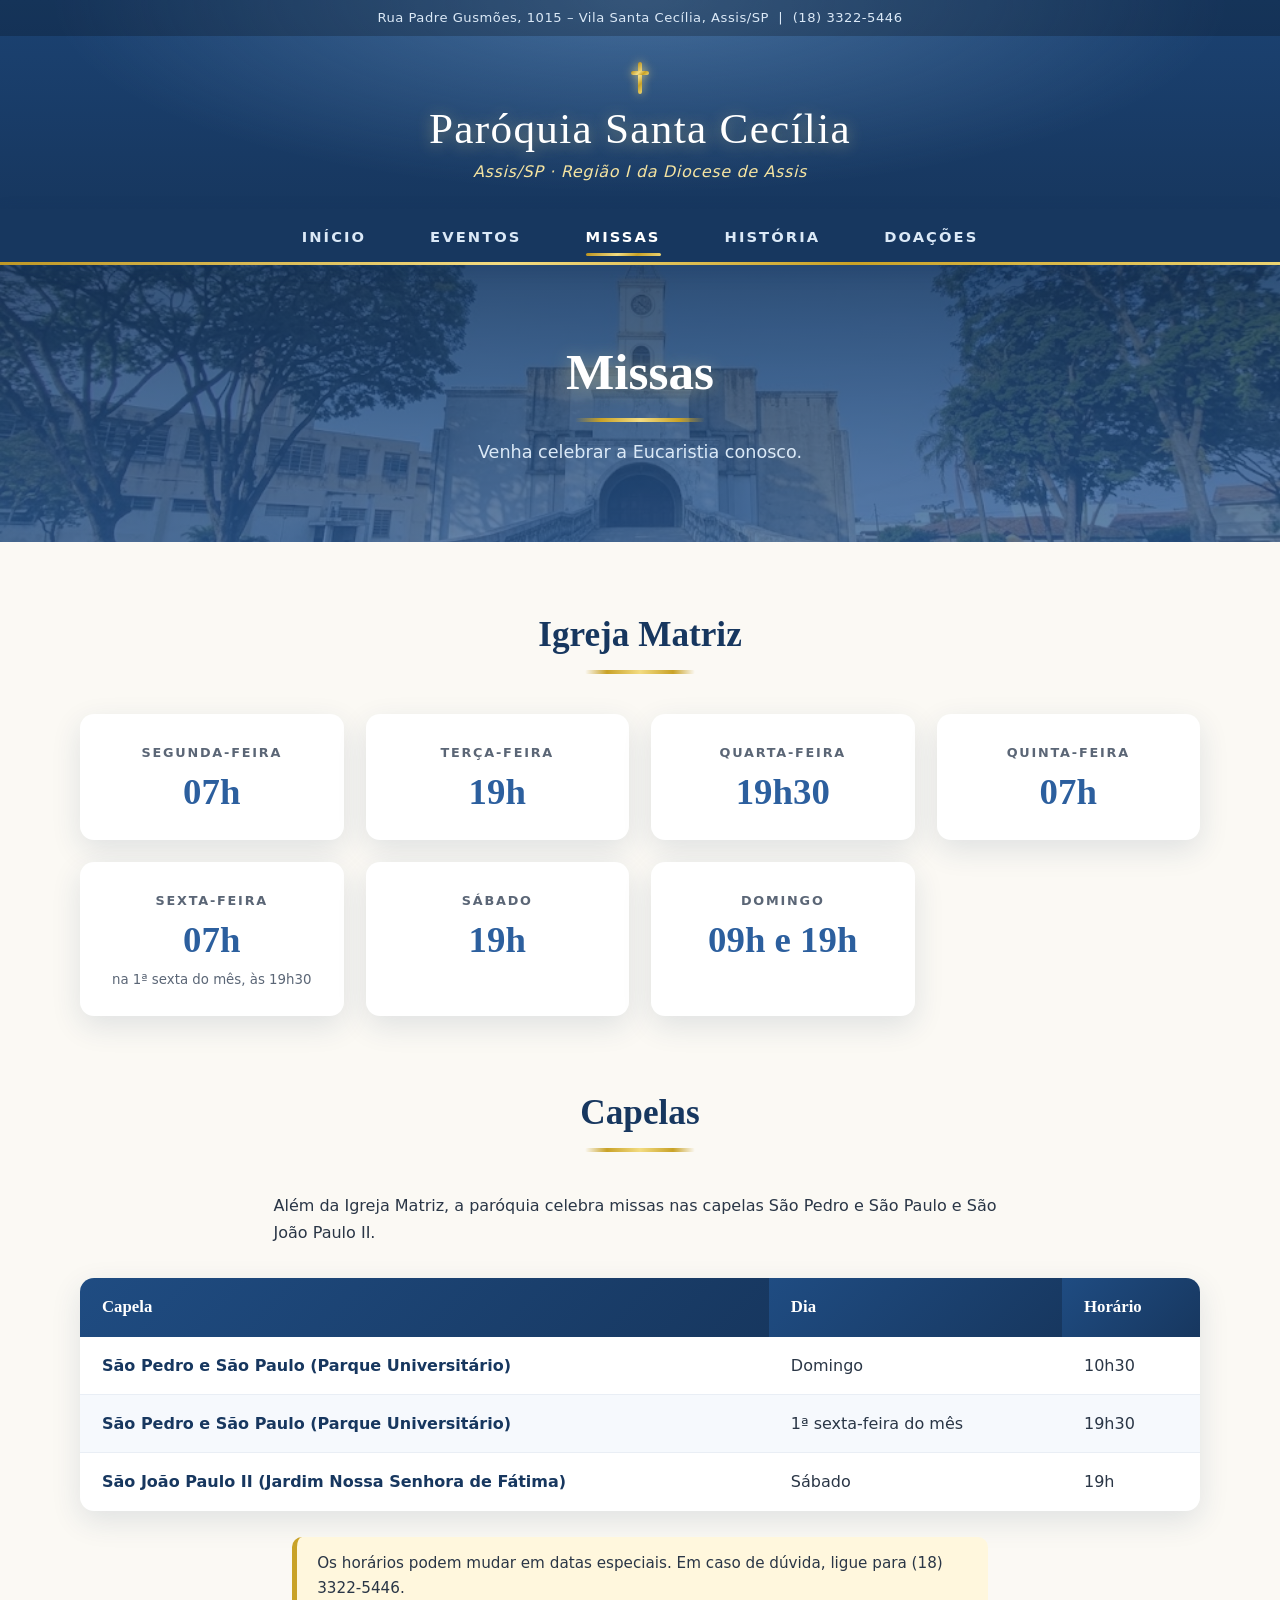
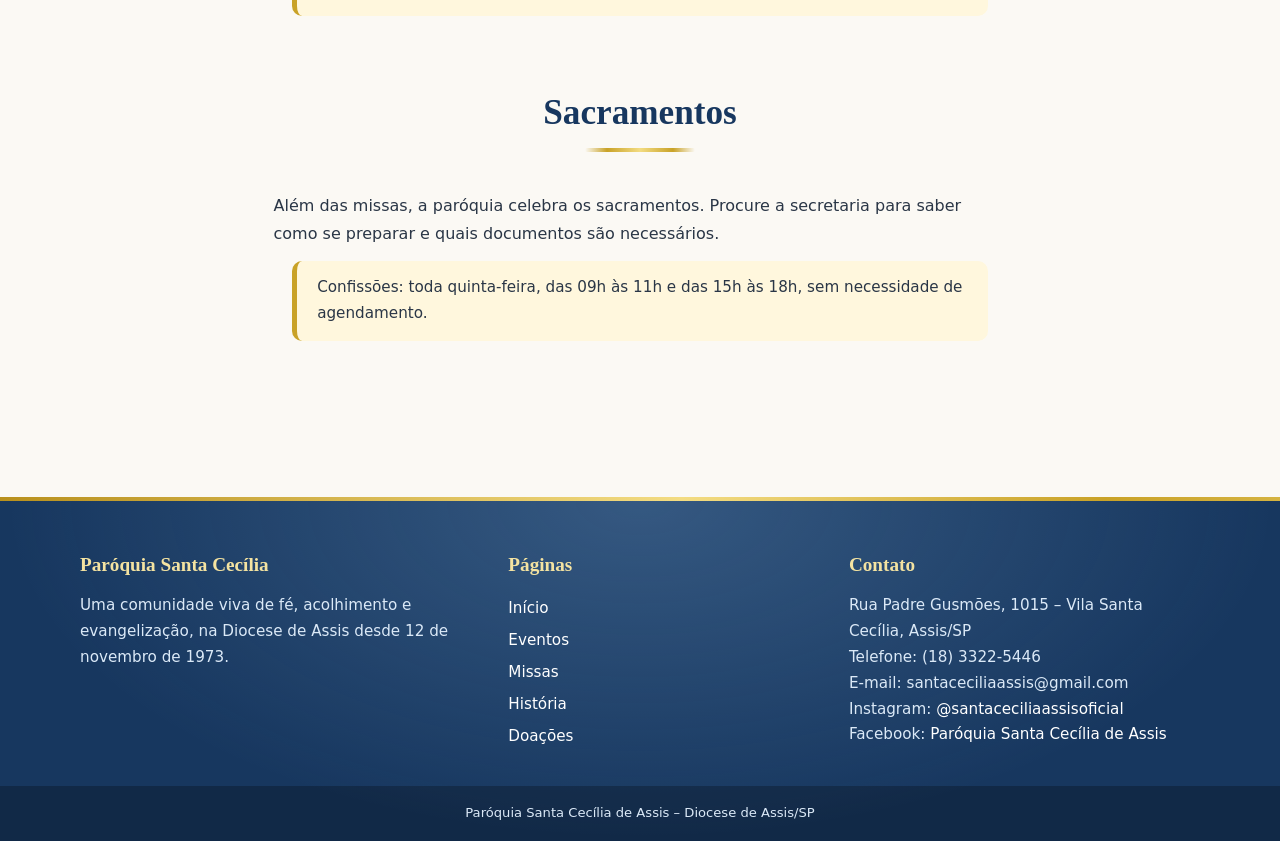
<file: pages/missas.html>
<!doctype html>
<html lang="pt-BR">
  <head>
    <meta charset="UTF-8" />
    <title>Missas | Paróquia Santa Cecília de Assis</title>
    <link rel="stylesheet" href="../CSS/style.css" />
  </head>
  <body>
    <header class="topo">
      <div class="faixa-info">
        Rua Padre Gusmões, 1015 &ndash; Vila Santa Cecília, Assis/SP
        &nbsp;|&nbsp; (18) 3322-5446
      </div>
      <div class="marca">
        <span class="cruz" aria-hidden="true"></span>
        <a class="nome" href="../index.html">Paróquia Santa Cecília</a>
        <p class="diocese">Assis/SP &middot; Região I da Diocese de Assis</p>
      </div>
    </header>
    <nav class="barra" aria-label="Menu principal">
      <ul class="menu">
        <li><a href="../index.html">Início</a></li>
        <li><a href="eventos.html">Eventos</a></li>
        <li><a href="missas.html" aria-current="page">Missas</a></li>
        <li><a href="historia.html">História</a></li>
        <li><a href="doacoes.html">Doações</a></li>
      </ul>
    </nav>

    <section class="capa">
      <h1>Missas</h1>
      <p>Venha celebrar a Eucaristia conosco.</p>
    </section>

    <main>
      <section class="secao">
        <h2>Igreja Matriz</h2>
        <div class="horarios">
          <div class="horario">
            <span class="dia">Segunda-feira</span><strong>07h</strong>
          </div>
          <div class="horario">
            <span class="dia">Terça-feira</span><strong>19h</strong>
          </div>
          <div class="horario">
            <span class="dia">Quarta-feira</span><strong>19h30</strong>
          </div>
          <div class="horario">
            <span class="dia">Quinta-feira</span><strong>07h</strong>
          </div>
          <div class="horario">
            <span class="dia">Sexta-feira</span><strong>07h</strong
            ><small>na 1ª sexta do mês, às 19h30</small>
          </div>
          <div class="horario">
            <span class="dia">Sábado</span><strong>19h</strong>
          </div>
          <div class="horario">
            <span class="dia">Domingo</span><strong>09h e 19h</strong>
          </div>
        </div>
      </section>

      <section class="secao">
        <h2>Capelas</h2>
        <p>
          Além da Igreja Matriz, a paróquia celebra missas nas capelas São
          Pedro e São Paulo e São João Paulo II.
        </p>
        <div style="margin-top: 32px">
          <table>
            <thead>
              <tr>
                <th>Capela</th>
                <th>Dia</th>
                <th>Horário</th>
              </tr>
            </thead>
            <tbody>
              <tr>
                <td>São Pedro e São Paulo (Parque Universitário)</td>
                <td>Domingo</td>
                <td>10h30</td>
              </tr>
              <tr>
                <td>São Pedro e São Paulo (Parque Universitário)</td>
                <td>1ª sexta-feira do mês</td>
                <td>19h30</td>
              </tr>
              <tr>
                <td>São João Paulo II (Jardim Nossa Senhora de Fátima)</td>
                <td>Sábado</td>
                <td>19h</td>
              </tr>
            </tbody>
          </table>
        </div>
        <p class="aviso">
          Os horários podem mudar em datas especiais. Em caso de dúvida, ligue
          para (18) 3322-5446.
        </p>
      </section>

      <section class="secao">
        <h2>Sacramentos</h2>
        <p>
          Além das missas, a paróquia celebra os sacramentos. Procure a
          secretaria para saber como se preparar e quais documentos são
          necessários.
        </p>
        <p class="aviso">
          Confissões: toda quinta-feira, das 09h às 11h e das 15h às 18h, sem
          necessidade de agendamento.
        </p>
      </section>
    </main>
    <footer class="rodape">
      <div class="rodape-int">
        <div>
          <h4>Paróquia Santa Cecília</h4>
          <p>
            Uma comunidade viva de fé, acolhimento e evangelização, na Diocese
            de Assis desde 12 de novembro de 1973.
          </p>
        </div>
        <div>
          <h4>Páginas</h4>
          <ul>
            <li><a href="../index.html">Início</a></li>
            <li><a href="eventos.html">Eventos</a></li>
            <li><a href="missas.html">Missas</a></li>
            <li><a href="historia.html">História</a></li>
            <li><a href="doacoes.html">Doações</a></li>
          </ul>
        </div>
        <div>
          <h4>Contato</h4>
          <p>Rua Padre Gusmões, 1015 &ndash; Vila Santa Cecília, Assis/SP</p>
          <p>Telefone: (18) 3322-5446</p>
          <p>E-mail: santaceciliaassis@gmail.com</p>
          <p>
            Instagram:
            <a href="https://www.instagram.com/santaceciliaassisoficial/"
              >@santaceciliaassisoficial</a
            >
          </p>
          <p>
            Facebook:
            <a href="https://www.facebook.com/paroqstaceciliaassis/" target="_blank"
              >Paróquia Santa Cecília de Assis</a
            >
          </p>
        </div>
      </div>
      <p class="direitos">
        Paróquia Santa Cecília de Assis &ndash; Diocese de Assis/SP
      </p>
    </footer>
  </body>
</html>
</file>
<file: CSS/style.css>
/* ==========================================
    Cores
   Guarda cores e fontes globais para mudar o site inteiro de uma vez.
   ========================================== */
:root {
  --azul: #2c5f9e;
  --azul-escuro: #17375f;
  --azul-claro: #dbe9f7;
  --azul-celeste: #8fbde8;
  --ouro: #c9a227;
  --ouro-escuro: #9a7b12;
  --ouro-claro: #f4e3a1;
  --ouro-brilho: linear-gradient(135deg, #b8901c 0%, #f3dc82 42%, #c9a227 68%, #ecd472 100%);
  --fundo: #fbf9f4;
  --texto: #2a3646;
  --texto-suave: #5b6676;
  --branco: #ffffff;

  --fonte-titulo: "Palatino Linotype", "Book Antiqua", Palatino, Georgia, serif;
  --fonte-texto: "Segoe UI", system-ui, -apple-system, Arial, sans-serif;

  --sombra: 0 10px 30px rgba(23, 55, 95, 0.12);
  --sombra-forte: 0 18px 40px rgba(23, 55, 95, 0.22);
}

/* ==========================================
    Configurações Gerais
   ========================================== */
/* [*] Zera margens padrão e deixa rolagem suave (escorregador) */
* { box-sizing: border-box; margin: 0; padding: 0; }
html { scroll-behavior: smooth; }

body {
  font-family: var(--fonte-texto);
  color: var(--texto);
  line-height: 1.7;
  min-width: 1100px;
  background: linear-gradient(180deg, #f1f6fb 0%, var(--fundo) 520px);
}

a { color: var(--azul); }
a:focus-visible { outline: 3px solid var(--ouro); outline-offset: 3px; }

/* ==========================================
    ANIMAÇÕES
   ========================================== */
@keyframes subir { from { opacity: 0; transform: translateY(18px); } to { opacity: 1; transform: none; } }
@keyframes brilho { from { opacity: 0.5; } to { opacity: 1; } }
@keyframes cintilar { 0% { background-position: 0% 50%; } 100% { background-position: 200% 50%; } }

/* ==========================================
    Cabeçalho e Cruz
   ========================================== */
.topo {
  background:
    radial-gradient(ellipse at 50% 0%, rgba(143, 189, 232, 0.35), transparent 65%),
    linear-gradient(180deg, #1b4272 0%, var(--azul-escuro) 100%);
  text-align: center;
  color: var(--branco);
}

.faixa-info {
  padding: 7px 16px;
  font-size: 0.82rem;
  letter-spacing: 0.04em;
  color: var(--azul-claro);
  background: rgba(0, 0, 0, 0.22);
}

.marca { padding: 26px 16px 24px; }

/* [Cruz]Usa ::before e ::after (retângulos cruzados) */
.cruz { position: relative; display: block; width: 18px; height: 32px; margin: 0 auto 10px; }
.cruz::before, .cruz::after { content: ""; position: absolute; background: var(--ouro-brilho); border-radius: 2px; box-shadow: 0 0 10px rgba(243, 220, 130, 0.8); }
.cruz::before { left: 7px; top: 0; width: 4px; height: 32px; }
.cruz::after { left: 0; top: 9px; width: 18px; height: 4px; }

.nome {
  display: inline-block;
  font-family: var(--fonte-titulo);
  font-size: 2.7rem;
  line-height: 1.15;
  letter-spacing: 0.03em;
  color: var(--branco);
  text-decoration: none;
  text-shadow: 0 2px 16px rgba(243, 220, 130, 0.45);
}

.diocese { margin-top: 4px; font-style: italic; color: var(--ouro-claro); letter-spacing: 0.04em; }

/* ==========================================
    Menu fixo no topo
   ========================================== */
/* [Menu] position: sticky faz o menu grudar no topo ao rolar a página */
.barra {
  position: sticky;
  top: 0;
  z-index: 50;
  background: var(--azul-escuro);
  border-bottom: 3px solid transparent;
  border-image: var(--ouro-brilho) 1;
  box-shadow: 0 6px 18px rgba(23, 55, 95, 0.3);
}

.menu { display: flex; justify-content: center; gap: 12px; list-style: none; }

.menu a {
  position: relative;
  display: block;
  padding: 15px 26px 13px;
  color: var(--azul-claro);
  font-size: 0.92rem;
  font-weight: 600;
  letter-spacing: 0.14em;
  text-transform: uppercase;
  text-decoration: none;
  transition: color 0.25s;
}

/* Efeito elástico: linha cresce com scaleX ao passar o mouse */
.menu a::after {
  content: "";
  position: absolute;
  left: 26px; right: 26px; bottom: 6px;
  height: 3px;
  border-radius: 2px;
  background: var(--ouro-brilho);
  transform: scaleX(0);
  transition: transform 0.3s;
}

.menu a:hover { color: var(--ouro-claro); }
.menu a:hover::after, .menu a[aria-current="page"]::after { transform: scaleX(1); }
.menu a[aria-current="page"] { color: var(--branco); }

/* ==========================================
    BOTÕES
   ========================================== */
.botoes { display: flex; gap: 14px; margin-top: 28px; }

.botao {
  display: inline-block;
  padding: 13px 28px;
  border-radius: 999px;
  font-weight: 700;
  letter-spacing: 0.03em;
  text-decoration: none;
  color: var(--azul-escuro);
  background: var(--ouro-brilho);
  background-size: 200% 100%;
  box-shadow: 0 6px 16px rgba(154, 123, 18, 0.35), inset 0 0 0 1px rgba(255, 255, 255, 0.5);
  transition: transform 0.2s, box-shadow 0.2s;
}

.botao:hover { transform: translateY(-2px); box-shadow: 0 10px 22px rgba(154, 123, 18, 0.45), inset 0 0 0 1px rgba(255, 255, 255, 0.6); animation: cintilar 1.6s linear infinite; }

/* Botão secundário: fundo transparente e borda interna (inset) */
.botao.sec { background: transparent; color: var(--azul); box-shadow: inset 0 0 0 2px var(--azul); }
.botao.sec:hover { background: var(--azul); color: var(--branco); }

/* ==========================================
    Seção Heroi(Heroi pois é a pricipal que "salva" a pagina, Luzes)
   ========================================== */
   /* A cor clara de fundo sem o recorte */
.heroi {
  position: relative;
  overflow: hidden;
  padding: 76px 0 120px;
  background: radial-gradient(ellipse at 78% 30%, #ffffff 0%, #eaf2fb 45%, var(--azul-claro) 100%);
}

/* [Luzes] repeating-conic-gradient desenha os raios de sol de fundo */
.heroi::before {
  content: "";
  position: absolute;
  inset: 0;
  background: repeating-conic-gradient(from 205deg at 76% 30%, rgba(255, 240, 180, 0.7) 0deg 4deg, rgba(255, 255, 255, 0) 4deg 13deg);
  -webkit-mask-image: radial-gradient(circle at 76% 30%, #000 0%, transparent 68%);
  mask-image: radial-gradient(circle at 76% 30%, #000 0%, transparent 68%);
  animation: brilho 8s ease-in-out infinite alternate;
}

.heroi-int {
  position: relative;
  width: min(1120px, 100% - 64px);
  margin: 0 auto;
  display: grid;
  grid-template-columns: 1fr 1.05fr;
  gap: 68px;
  align-items: center;
}

.heroi-texto { animation: subir 0.9s ease both; }

.sobretitulo {
  display: inline-block;
  margin-bottom: 14px;
  padding: 5px 16px;
  border-radius: 999px;
  font-size: 0.78rem;
  font-weight: 700;
  letter-spacing: 0.16em;
  text-transform: uppercase;
  color: var(--ouro-escuro);
  background: rgba(255, 255, 255, 0.75);
  box-shadow: inset 0 0 0 1px var(--ouro);
}

.heroi h1 {
  font-family: var(--fonte-titulo);
  font-size: 3.1rem;
  line-height: 1.12;
  color: var(--azul-escuro);
  margin-bottom: 20px;
}

.heroi p { font-size: 1.05rem; max-width: 52ch; }

.heroi .destaque {
  margin-top: 20px;
  padding-left: 18px;
  border-left: 4px solid var(--ouro);
  font-family: var(--fonte-titulo);
  font-size: 1.4rem;
  font-style: italic;
  color: var(--azul);
}

.foto-heroi { position: relative; animation: subir 1.1s 0.15s ease both; }

/* [foto] Borda branca + box-shadow (sombra 3D + brilho dourado) */
.foto-heroi img {
  display: block;
  width: 100%;
  height: 400px;
  object-fit: cover;
  border-radius: 16px;
  border: 7px solid var(--branco);
  box-shadow: 0 0 0 3px var(--ouro), 0 26px 50px rgba(23, 55, 95, 0.28), 0 0 70px rgba(243, 220, 130, 0.6);
}

/* [selo] position: absolute (cola por cima da foto igual a um ímã) */
.selo {
  position: absolute;
  left: -38px;
  bottom: -38px;
  width: 122px;
  height: 122px;
  border-radius: 50%;
  display: flex;
  flex-direction: column;
  align-items: center;
  justify-content: center;
  font-family: var(--fonte-titulo);
  color: var(--azul-escuro);
  background: var(--ouro-brilho);
  box-shadow: 0 12px 26px rgba(0, 0, 0, 0.28), inset 0 0 0 5px rgba(255, 255, 255, 0.55);
}

.selo small { font-size: 0.72rem; letter-spacing: 0.18em; text-transform: uppercase; }
.selo strong { font-size: 2rem; line-height: 1.05; }

/* ==========================================
    CARTÕES DESTAQUES
   ========================================== */
.destaques {
  position: relative;
  z-index: 2;
  width: min(1120px, 100% - 64px);
  /* [margin] Margem negativa puxa os cartões para cima invadindo a seção */
  margin: -70px auto 0;
  display: grid;
  grid-template-columns: repeat(3, 1fr);
  gap: 24px;
}

.cartao {
  position: relative;
  padding: 30px 28px 26px;
  background: var(--branco);
  border-radius: 14px;
  box-shadow: var(--sombra);
  transition: transform 0.25s, box-shadow 0.25s;
}

.cartao::before { content: ""; position: absolute; left: 0; right: 0; top: 0; height: 5px; border-radius: 14px 14px 0 0; background: var(--ouro-brilho); }
.cartao:hover { transform: translateY(-6px); box-shadow: var(--sombra-forte), 0 0 30px rgba(243, 220, 130, 0.45); }
.cartao h3 { font-family: var(--fonte-titulo); font-size: 1.35rem; color: var(--azul); margin-bottom: 10px; }
.cartao p, .cartao li { color: var(--texto-suave); }
.cartao ul { list-style: none; }
.cartao li { display: flex; justify-content: space-between; gap: 14px; padding: 5px 0; border-bottom: 1px dashed #e3dcc8; }
.cartao li strong { color: var(--texto); }
.cartao .mais { display: inline-block; margin-top: 12px; font-weight: 700; text-decoration: none; }
.cartao .mais:hover { text-decoration: underline; }

/* ==========================================
    CONTEÚDO E GRID (.TRES)
   ========================================== */
main { width: min(1120px, 100% - 64px); margin: 0 auto; padding: 72px 0 80px; }
.secao { margin-bottom: 76px; }
/* > = a primeira variavel, nesse caso o primeiro h2 que vem*/
.secao > h2 {
  font-family: var(--fonte-titulo);
  font-size: 2.2rem;
  line-height: 1.2;
  color: var(--azul-escuro);
  text-align: center;
  margin-bottom: 40px;
}
/*estilo logo depois do h2, a barra dourada*/
.secao > h2::after {
  content: "";
  display: block;
  width: 110px;
  height: 4px;
  margin: 14px auto 0;
  border-radius: 2px;
  background: linear-gradient(90deg, transparent, #c9a227 20%, #f3dc82 50%, #c9a227 80%, transparent);
}

.secao > p { max-width: 72ch; margin-left: auto; margin-right: auto; }
.secao > p + p { margin-top: 14px; }

/* [Grid] repeat(3, 1fr) divide o espaço em 3 colunas iguais */
.tres { display: grid; grid-template-columns: repeat(3, 1fr); gap: 26px; }
.dois { display: grid; grid-template-columns: repeat(2, 1fr); gap: 26px; }

.bloco { position: relative; padding: 34px 28px 28px; background: var(--branco); border-radius: 14px; box-shadow: var(--sombra); text-align: center; transition: transform 0.25s, box-shadow 0.25s; }
.bloco:hover { transform: translateY(-6px); box-shadow: var(--sombra-forte), 0 0 30px rgba(243, 220, 130, 0.4); }
.bloco h3 { font-family: var(--fonte-titulo); font-size: 1.35rem; color: var(--azul); margin-bottom: 8px; }
.bloco p { color: var(--texto-suave); }

.medalha {
  display: flex;
  align-items: center;
  justify-content: center;
  width: 54px;
  height: 54px;
  margin: 0 auto 16px;
  border-radius: 50%;
  font-family: var(--fonte-titulo);
  font-size: 1.5rem;
  font-weight: 700;
  color: var(--azul-escuro);
  background: var(--ouro-brilho);
  box-shadow: 0 6px 14px rgba(154, 123, 18, 0.35), inset 0 0 0 3px rgba(255, 255, 255, 0.55);
}

/* ==========================================
    GALERIA EM ARCO
   ========================================== */
.galeria-arcos { display: grid; grid-template-columns: 310px 1fr 310px; gap: 48px; align-items: center; }

.arco { padding: 7px; border-radius: 160px 160px 20px 20px; background: var(--ouro-brilho); box-shadow: var(--sombra-forte), 0 0 44px rgba(243, 220, 130, 0.5); }
.arco img { display: block; width: 100%; height: 410px; object-fit: cover; border-radius: 154px 154px 14px 14px; }
.arco .topo-foto { object-position: center 12%; }

.galeria-texto { text-align: center; }
.galeria-texto h3 { font-family: var(--fonte-titulo); font-size: 1.9rem; line-height: 1.25; color: var(--azul-escuro); margin-bottom: 14px; }
.galeria-texto p { color: var(--texto-suave); }
.galeria-texto .botoes { justify-content: center; }

/* ==========================================
    FAIXA DE DATAS
   ========================================== */
.faixa-datas {
  position: relative;
  padding: 64px 0;
  color: var(--branco);
  background:
    radial-gradient(ellipse at 15% 0%, rgba(243, 220, 130, 0.22), transparent 55%),
    linear-gradient(135deg, #1b4272 0%, var(--azul-escuro) 100%);
}

.faixa-datas-int { width: min(1120px, 100% - 64px); margin: 0 auto; display: grid; grid-template-columns: 1fr 1fr; gap: 28px; }

.data-destaque { display: flex; gap: 24px; align-items: center; padding: 26px 30px; border-radius: 14px; background: rgba(255, 255, 255, 0.08); box-shadow: inset 0 0 0 1px rgba(243, 220, 130, 0.5); }
.data-destaque h3 { font-family: var(--fonte-titulo); font-size: 1.45rem; color: var(--ouro-claro); }
.data-destaque p { color: var(--azul-claro); }

.data-selo { flex: 0 0 auto; width: 84px; padding: 10px 0 8px; text-align: center; border-radius: 12px; color: var(--azul-escuro); background: var(--ouro-brilho); box-shadow: 0 8px 18px rgba(0, 0, 0, 0.3); font-family: var(--fonte-titulo); }
.data-selo strong { display: block; font-size: 2.2rem; line-height: 1; }
.data-selo span { display: block; font-size: 0.78rem; font-weight: 700; letter-spacing: 0.14em; text-transform: uppercase; }

/* ==========================================
    CONTATO
   ========================================== */
.contato {
  padding: 44px 40px 40px;
  text-align: center;
  color: var(--branco);
  border-radius: 18px;
  background: radial-gradient(ellipse at 50% 0%, rgba(143, 189, 232, 0.35), transparent 70%), linear-gradient(180deg, #1f4c82, var(--azul-escuro));
  box-shadow: var(--sombra-forte), inset 0 0 0 2px rgba(243, 220, 130, 0.65);
}

.contato h2 { font-family: var(--fonte-titulo); font-size: 2rem; color: var(--ouro-claro); margin-bottom: 26px; }
.contato-grade { display: grid; grid-template-columns: repeat(3, 1fr); gap: 24px; }
.contato small { display: block; margin-bottom: 4px; font-size: 0.78rem; font-weight: 700; letter-spacing: 0.16em; text-transform: uppercase; color: var(--ouro-claro); }
.contato a { color: var(--branco); }

/* ==========================================
    CAPAS
   ========================================== */
.capa {
  padding: 78px 16px 74px;
  text-align: center;
  color: var(--branco);
  background:
    linear-gradient(rgba(23, 55, 95, 0.84), rgba(44, 95, 158, 0.74)),
    url("../Assets/exterior-1.jpg") center 58% / cover no-repeat,
    var(--azul-escuro);
}

.capa h1 { font-family: var(--fonte-titulo); font-size: 3.2rem; line-height: 1.15; text-shadow: 0 2px 18px rgba(243, 220, 130, 0.4); animation: subir 0.8s ease both; }
.capa h1::after { content: ""; display: block; width: 130px; height: 4px; margin: 16px auto 0; border-radius: 2px; background: linear-gradient(90deg, transparent, #c9a227 20%, #f3dc82 50%, #c9a227 80%, transparent); }
.capa p { margin-top: 16px; font-size: 1.1rem; color: var(--azul-claro); }

/* ==========================================
    AGENDA E EVENTOS
   ========================================== */
   /*grid:funcioando aq na parte do dourado deixando a coluna fixa com 124px e o resto livre*/
.agenda { display: grid; gap: 22px; max-width: 880px; margin: 0 auto; }

.evento { display: grid; grid-template-columns: 124px 1fr; overflow: hidden; border-radius: 14px; background: var(--branco); box-shadow: var(--sombra); transition: transform 0.25s, box-shadow 0.25s; }
.evento:hover { transform: translateX(6px); box-shadow: var(--sombra-forte), 0 0 30px rgba(243, 220, 130, 0.4); }

.evento .data { display: flex; flex-direction: column; justify-content: center; align-items: center; padding: 18px 8px; text-align: center; color: var(--azul-escuro); background: var(--ouro-brilho); font-family: var(--fonte-titulo); }
.evento .data strong { font-size: 2.8rem; line-height: 1; }
.evento .data span { font-size: 0.82rem; font-weight: 700; letter-spacing: 0.14em; text-transform: uppercase; }
.evento .data em { margin-top: 4px; font-size: 0.78rem; font-style: normal; opacity: 0.8; }

.evento .conteudo { padding: 22px 28px 22px; }
.evento h3 { font-family: var(--fonte-titulo); font-size: 1.45rem; color: var(--azul-escuro); margin: 4px 0 6px; }
.evento p { color: var(--texto-suave); }

.etiqueta { display: inline-block; padding: 2px 12px; border-radius: 999px; font-size: 0.72rem; font-weight: 700; letter-spacing: 0.14em; text-transform: uppercase; color: var(--azul); background: var(--azul-claro); }

/* ==========================================
    HORÁRIOS DE MISSA
   ========================================== */
.horarios { display: grid; grid-template-columns: repeat(4, 1fr); gap: 22px; }
.horario { padding: 28px 18px 24px; text-align: center; background: var(--branco); border-radius: 14px; box-shadow: var(--sombra); transition: transform 0.25s, box-shadow 0.25s; }
.horario:hover { transform: translateY(-6px); box-shadow: var(--sombra-forte), 0 0 30px rgba(243, 220, 130, 0.4); }
.horario .dia { display: block; font-size: 0.8rem; font-weight: 700; letter-spacing: 0.14em; text-transform: uppercase; color: var(--texto-suave); }
.horario strong { display: block; margin: 8px 0 4px; font-family: var(--fonte-titulo); font-size: 2.3rem; line-height: 1.1; color: var(--azul); }
.horario small { color: var(--texto-suave); }

/* ==========================================
    TABELAS
   ========================================== */
   /*border collapse: junta as linhas e colunas
   tr:linha horizontal
   th:conteudo do cabecalho
   td:data da tabela
   td:first-child:primeira linha de todas as tds
   even:par
   tr:nth-child:pega posicoes pares(even)
   tr+tr:pega todas as linhas que vem depois da primeira
   */
table { width: 100%; border-collapse: collapse; overflow: hidden; border-radius: 14px; background: var(--branco); box-shadow: var(--sombra); }
th, td { padding: 15px 22px; text-align: left; }
th { font-family: var(--fonte-titulo); font-size: 1.05rem; color: var(--branco); background: linear-gradient(135deg, #1f4c82, var(--azul-escuro)); }
td:first-child { font-weight: 600; color: var(--azul-escuro); }
tbody tr:nth-child(even) { background: #f6f9fd; }
tbody tr:hover { background: #fff7d9; }
tr + tr td { border-top: 1px solid #e9eef5; }

.aviso { margin: 26px auto 0; max-width: 880px; padding: 14px 20px; background: #fff7dd; border-radius: 10px; border-left: 5px solid var(--ouro); font-size: 0.95rem; color: var(--texto); }

/* ==========================================
    HISTÓRIA (LINHA DO TEMPO)
    be f ore: antes do conteudo que vai vir dentro
   ========================================== */
.linha-tempo { position: relative; max-width: 860px; margin: 0 auto; list-style: none; }
.linha-tempo::before { content: ""; position: absolute; left: 18px; top: 8px; bottom: 8px; width: 4px; border-radius: 2px; background: linear-gradient(180deg, #f3dc82, #c9a227, #f3dc82); }
.linha-tempo li { position: relative; padding: 0 0 34px 68px; }
.linha-tempo li:last-child { padding-bottom: 0; }
.linha-tempo li::before { content: ""; position: absolute; left: 7px; top: 4px; width: 26px; height: 26px; border-radius: 50%; background: var(--ouro-brilho); border: 4px solid var(--fundo); box-shadow: 0 0 0 2px var(--ouro), 0 0 16px rgba(243, 220, 130, 0.8); }
.linha-tempo strong { display: block; font-family: var(--fonte-titulo); font-size: 1.45rem; color: var(--azul); }
.linha-tempo p { color: var(--texto-suave); }

.foto-historia { max-width: 860px; margin: 0 auto; padding: 8px; border-radius: 16px; background: var(--ouro-brilho); box-shadow: var(--sombra-forte), 0 0 50px rgba(243, 220, 130, 0.45); }
.foto-historia img { display: block; width: 100%; height: auto; border-radius: 10px; }
.foto-historia figcaption { padding: 12px 8px 4px; text-align: center; font-family: var(--fonte-titulo); font-style: italic; color: var(--azul-escuro); }

/* ==========================================
    RODAPÉ
   ========================================== */
.rodape { color: var(--azul-claro); background: radial-gradient(ellipse at 50% 0%, rgba(143, 189, 232, 0.25), transparent 70%), var(--azul-escuro); border-top: 4px solid transparent; border-image: var(--ouro-brilho) 1; }
.rodape-int { width: min(1120px, 100% - 64px); margin: 0 auto; padding: 48px 0 34px; display: grid; grid-template-columns: 1.3fr 1fr 1.2fr; gap: 48px; }
.rodape h4 { margin-bottom: 12px; font-family: var(--fonte-titulo); font-size: 1.2rem; color: var(--ouro-claro); }
.rodape p, .rodape li { font-size: 0.95rem; }
.rodape ul { list-style: none; }
.rodape li { padding: 3px 0; }
.rodape a { color: var(--branco); text-decoration: none; }
.rodape a:hover { color: var(--ouro-claro); text-decoration: underline; }
.rodape .direitos { padding: 16px; text-align: center; font-size: 0.82rem; color: var(--celeste); background: rgba(0, 0, 0, 0.25); }
</file>
